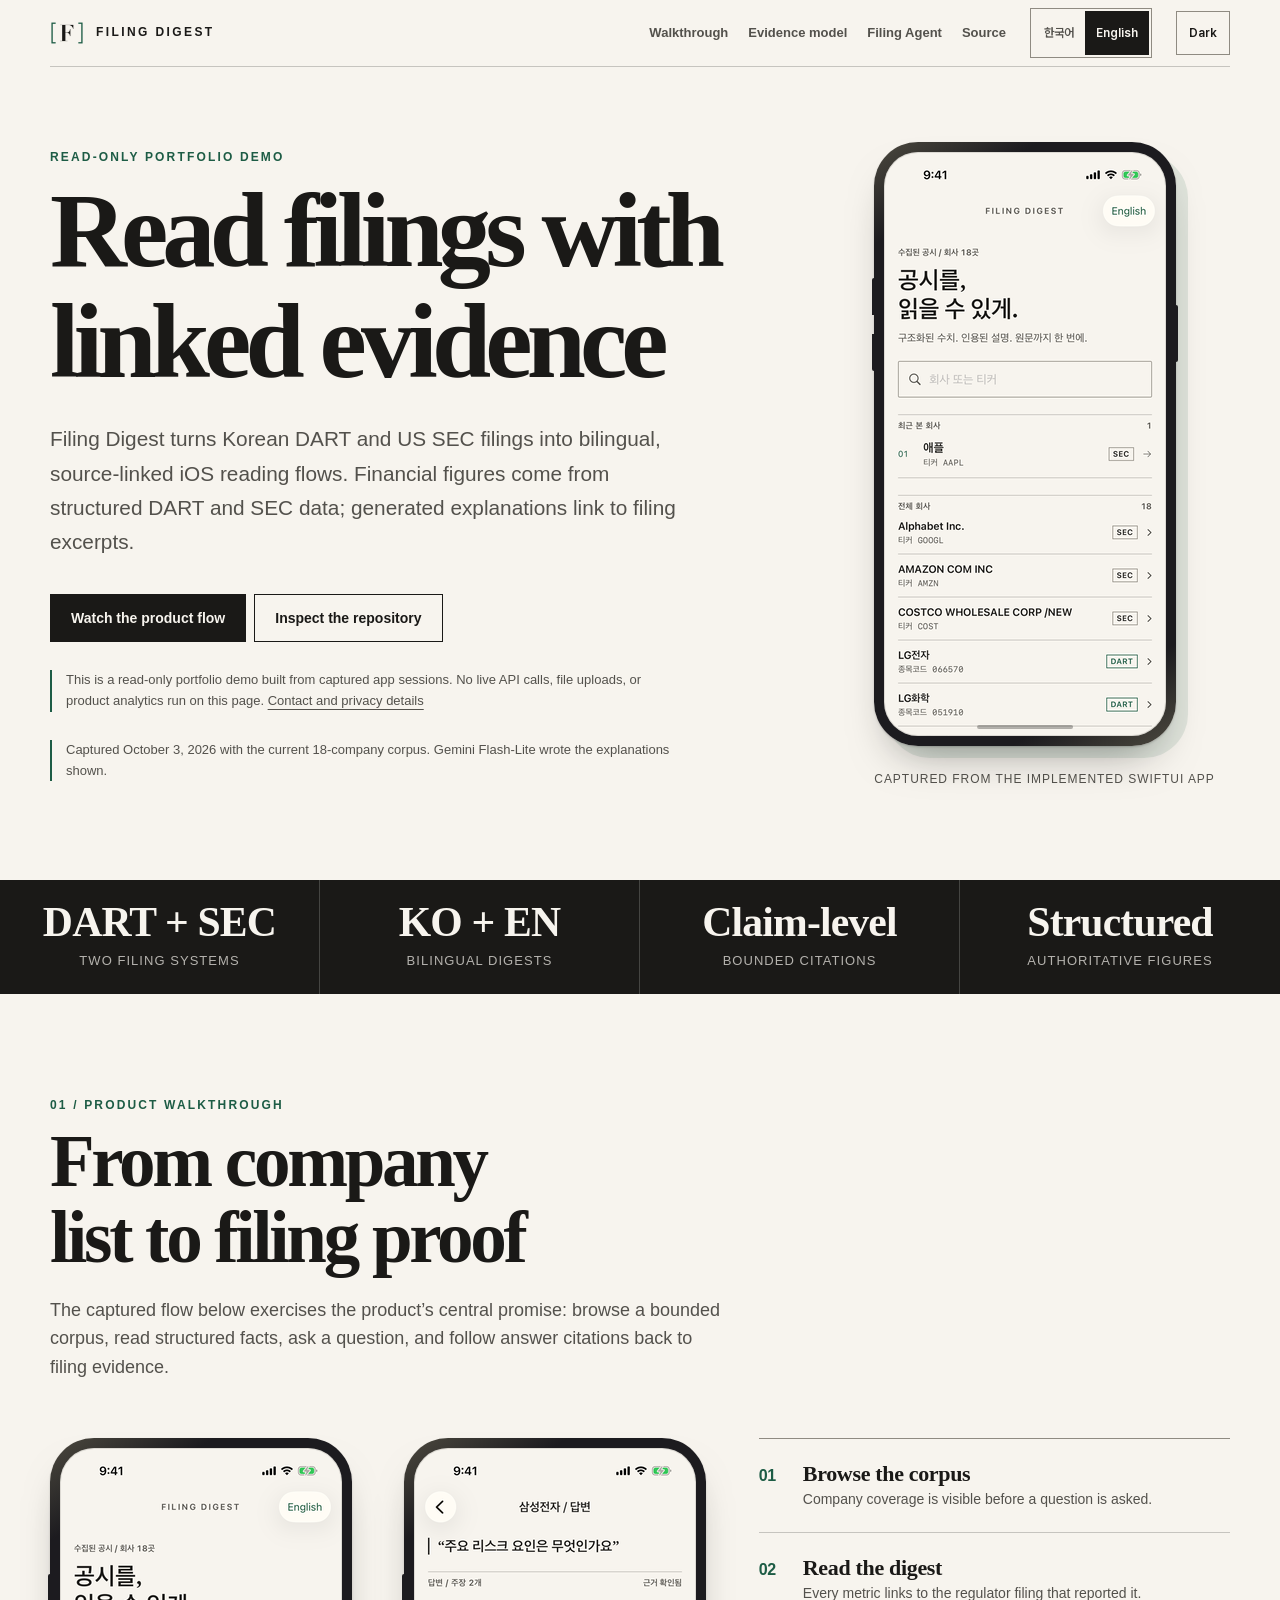
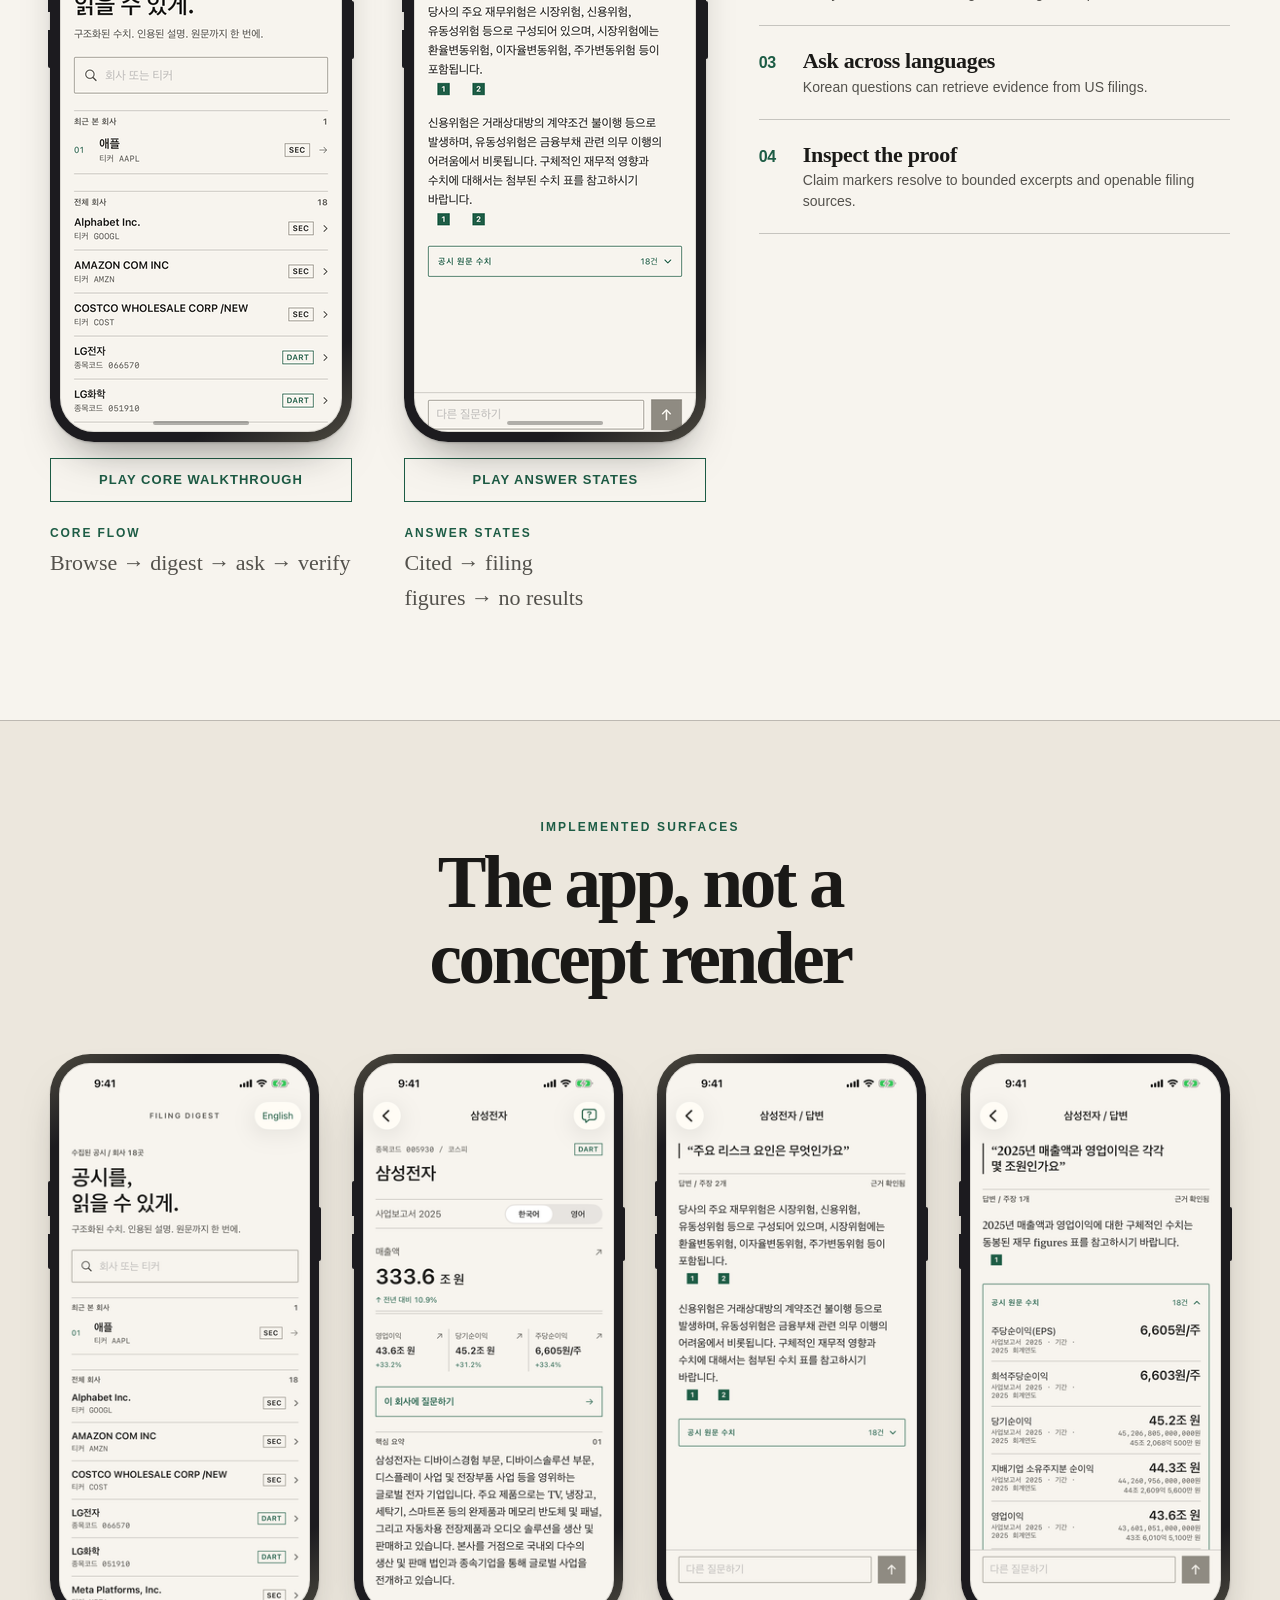
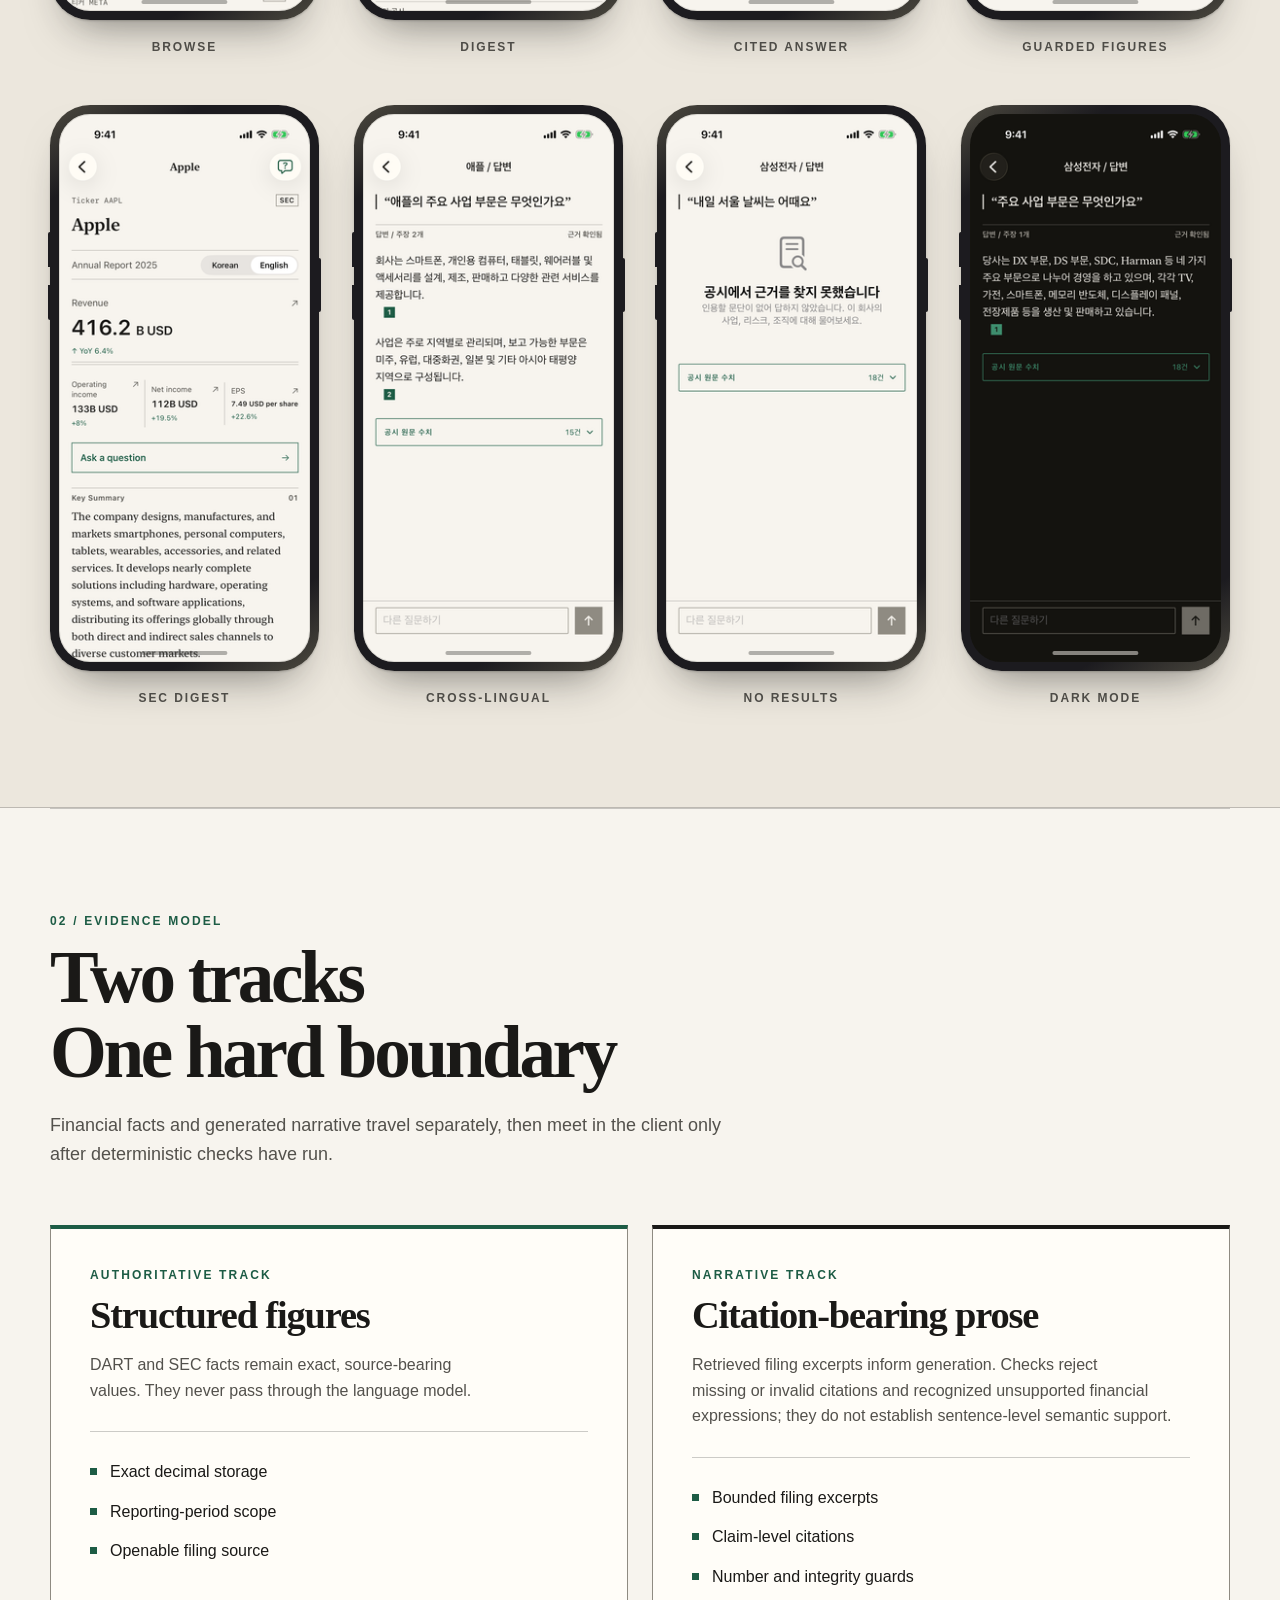
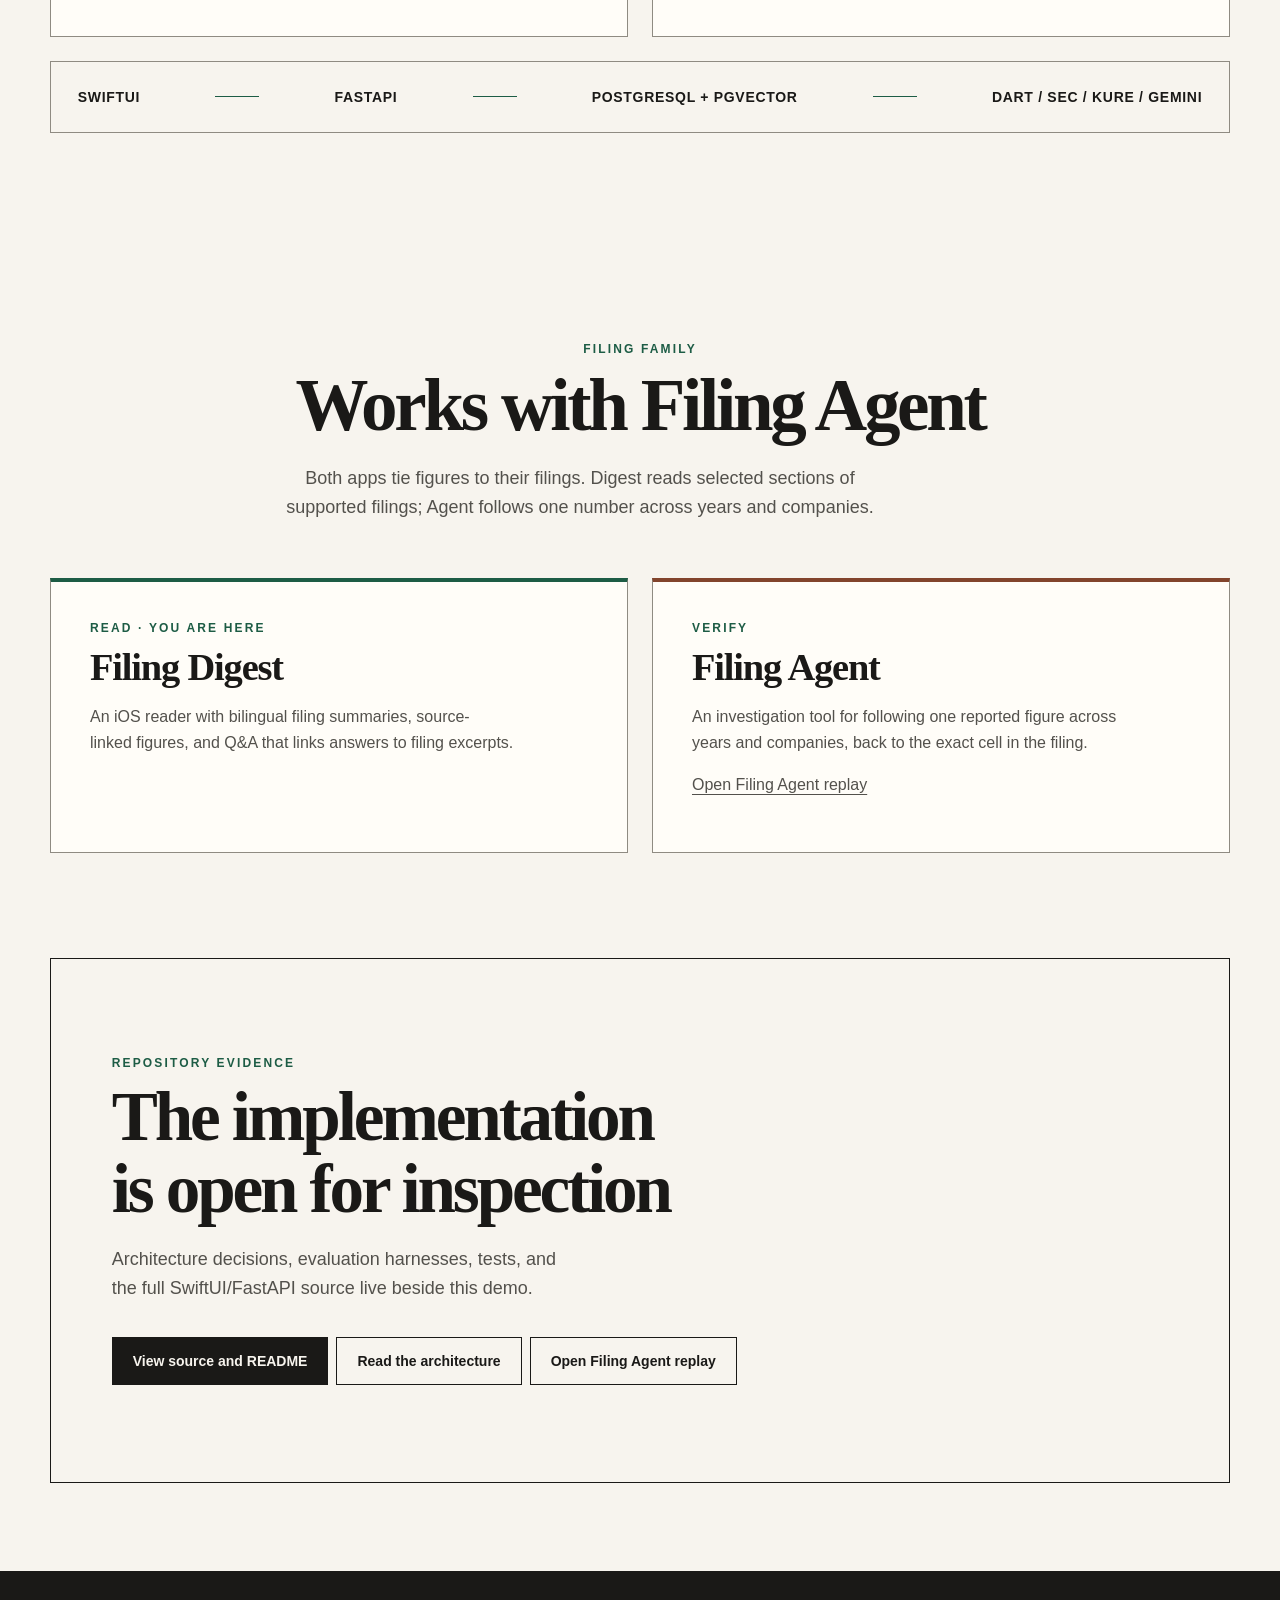
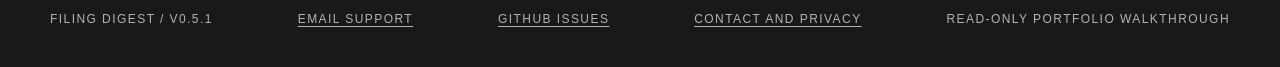
<file: docs/index.html>
<!doctype html>
<html lang="en">
<head>
  <meta charset="utf-8">
  <meta name="viewport" content="width=device-width, initial-scale=1">
  <link rel="icon" href="favicon.png">
  <meta name="description" content="A read-only product walkthrough of Filing Digest, a citation-grounded iOS reader for DART and SEC filings.">
  <meta name="theme-color" content="#f7f4ee">
  <meta property="og:title" content="Filing Digest · Source-linked summaries and Q&amp;A">
  <meta property="og:description" content="A read-only portfolio demo of the Filing Digest iOS app and its evidence-first architecture.">
  <meta property="og:image" content="https://mhju0.github.io/filing-digest/social-preview.png">
  <title>Filing Digest · Portfolio Demo</title>
  <link rel="stylesheet" href="styles.css">
  <link rel="stylesheet" href="typography.css">
  <script src="walkthrough.js" type="module"></script>
</head>
<body>
  <a class="skip-link" href="#main-content">Skip to product demo</a>

  <header class="site-header">
    <a class="brand" href="#top" aria-label="Filing Digest home">
      <img src="design/logos/mark_light.png" width="488" height="346" alt="" aria-hidden="true">
      <span>FILING DIGEST</span>
    </a>
    <nav aria-label="Primary navigation">
      <a href="#walkthrough">Walkthrough</a>
      <a href="#evidence">Evidence model</a>
      <a href="https://filing-agent.vercel.app">Filing Agent</a>
      <a href="https://github.com/mhju0/filing-digest">Source</a>
    </nav>
  </header>

  <main id="main-content">
    <section class="hero" id="top" aria-labelledby="hero-title">
      <div class="hero-copy">
        <p class="eyebrow">READ-ONLY PORTFOLIO DEMO</p>
        <h1 id="hero-title">Read filings with linked evidence</h1>
        <p class="lede">
          Filing Digest turns Korean DART and US SEC filings into bilingual,
          source-linked iOS reading flows. Financial figures come from structured
          DART and SEC data; generated explanations link to filing excerpts.
        </p>
        <div class="hero-actions">
          <a class="button button-primary" href="#walkthrough">Watch the product flow</a>
          <a class="button button-secondary" href="https://github.com/mhju0/filing-digest">Inspect the repository</a>
        </div>
        <p class="demo-disclosure">
          This is a read-only portfolio demo built from captured app sessions.
          No live API calls, file uploads, or product analytics run on this page.
          <a href="contact.html">Contact and privacy details</a>
        </p>
        <p class="demo-disclosure capture-scope">
          Captured October 3, 2026 with the current 18-company corpus.
          Gemini Flash-Lite wrote the explanations shown.
        </p>
      </div>

      <figure class="hero-device">
        <div class="device-frame">
          <div class="device-screen">
            <img
              src="screenshots/walkthrough_poster.png"
              width="282"
              height="584"
              alt="Recorded Filing Digest flow: browse companies, filter, open a digest, ask a question, read a cited answer, and open its filing evidence"
            >
          </div>
        </div>
        <figcaption>Captured from the implemented SwiftUI app</figcaption>
      </figure>
    </section>

    <section class="facts" id="scope" aria-label="Product scope">
      <div><strong>DART + SEC</strong><span>Two filing systems</span></div>
      <div><strong>KO + EN</strong><span>Bilingual digests</span></div>
      <div><strong>Claim-level</strong><span>Bounded citations</span></div>
      <div><strong>Structured</strong><span>Authoritative figures</span></div>
    </section>

    <section class="section" id="walkthrough" aria-labelledby="walkthrough-title">
      <div class="section-heading">
        <p class="eyebrow">01 / PRODUCT WALKTHROUGH</p>
        <h2 id="walkthrough-title">From company list to filing proof</h2>
        <p>
          The captured flow below exercises the product’s central promise:
          browse a bounded corpus, read structured facts, ask a question, and
          follow answer citations back to filing evidence.
        </p>
      </div>

      <div class="walkthrough-grid">
        <figure class="demo-card">
          <div class="device-frame">
            <div class="device-screen">
              <img
                src="screenshots/walkthrough_poster.png"
                width="282"
                height="584"
                loading="lazy"
                alt="Recorded core product walkthrough from company browsing through a cited answer and its filing evidence"
              >
            </div>
          </div>
          <button
            class="motion-control"
            type="button"
            data-demo-image
            data-animated-src="screenshots/walkthrough.gif"
            data-static-src="screenshots/walkthrough_poster.png"
            aria-pressed="false"
          >Play core walkthrough</button>
          <figcaption>
            <span>CORE FLOW</span>
            Browse → digest → ask → verify
          </figcaption>
        </figure>

        <figure class="demo-card">
          <div class="device-frame">
            <div class="device-screen">
              <img
                src="screenshots/answer_states_poster.png"
                width="282"
                height="584"
                loading="lazy"
                alt="Recorded answer states showing cited narrative, guarded figures, and no-results handling"
              >
            </div>
          </div>
          <button
            class="motion-control"
            type="button"
            data-demo-image
            data-animated-src="screenshots/answer_states.gif"
            data-static-src="screenshots/answer_states_poster.png"
            aria-pressed="false"
          >Play answer states</button>
          <figcaption>
            <span>ANSWER STATES</span>
            Cited → filing figures → no results
          </figcaption>
        </figure>

        <ol class="flow-notes">
          <li>
            <span>01</span>
            <div><strong>Browse the corpus</strong><p>Company coverage is visible before a question is asked.</p></div>
          </li>
          <li>
            <span>02</span>
            <div><strong>Read the digest</strong><p>Every metric links to the regulator filing that reported it.</p></div>
          </li>
          <li>
            <span>03</span>
            <div><strong>Ask across languages</strong><p>Korean questions can retrieve evidence from US filings.</p></div>
          </li>
          <li>
            <span>04</span>
            <div><strong>Inspect the proof</strong><p>Claim markers resolve to bounded excerpts and openable filing sources.</p></div>
          </li>
        </ol>
      </div>
    </section>

    <section class="screens" id="screens" aria-labelledby="screens-title">
      <div class="screens-inner">
        <div class="section-heading compact">
          <p class="eyebrow">IMPLEMENTED SURFACES</p>
          <h2 id="screens-title">The app, not a concept render</h2>
        </div>
        <div class="screen-grid">
          <figure class="screen-card">
            <div class="device-frame">
              <div class="device-screen">
                <img
                  src="screenshots/screens/browse.png"
                  width="258"
                  height="564"
                  loading="lazy"
                  alt="Browse screen listing covered DART and SEC companies with filing-source badges"
                >
              </div>
            </div>
            <figcaption>Browse</figcaption>
          </figure>

          <figure class="screen-card">
            <div class="device-frame">
              <div class="device-screen">
                <img
                  src="screenshots/screens/digest.png"
                  width="258"
                  height="564"
                  loading="lazy"
                  alt="Digest screen for Samsung Electronics showing structured revenue and profit figures"
                >
              </div>
            </div>
            <figcaption>Digest</figcaption>
          </figure>

          <figure class="screen-card">
            <div class="device-frame">
              <div class="device-screen">
                <img
                  src="screenshots/screens/cited_answer.png"
                  width="258"
                  height="564"
                  loading="lazy"
                  alt="Korean risk-factor answer with numbered claim markers pointing at filing evidence"
                >
              </div>
            </div>
            <figcaption>Cited answer</figcaption>
          </figure>

          <figure class="screen-card">
            <div class="device-frame">
              <div class="device-screen">
                <img
                  src="screenshots/screens/guarded_figures.png"
                  width="258"
                  height="564"
                  loading="lazy"
                  alt="Authoritative filing values listed separately from generated prose"
                >
              </div>
            </div>
            <figcaption>Guarded figures</figcaption>
          </figure>

          <figure class="screen-card">
            <div class="device-frame">
              <div class="device-screen">
                <img
                  src="screenshots/screens/sec_digest.png"
                  width="258"
                  height="564"
                  loading="lazy"
                  alt="SEC digest screen for Apple Inc. with US-dollar figures"
                >
              </div>
            </div>
            <figcaption>SEC digest</figcaption>
          </figure>

          <figure class="screen-card">
            <div class="device-frame">
              <div class="device-screen">
                <img
                  src="screenshots/screens/cross_lingual.png"
                  width="258"
                  height="564"
                  loading="lazy"
                  alt="Korean question answered from an English 10-K with claim-level citations"
                >
              </div>
            </div>
            <figcaption>Cross-lingual</figcaption>
          </figure>

          <figure class="screen-card">
            <div class="device-frame">
              <div class="device-screen">
                <img
                  src="screenshots/screens/no_results.png"
                  width="258"
                  height="564"
                  loading="lazy"
                  alt="Fail-closed state shown when no filing evidence supports the question"
                >
              </div>
            </div>
            <figcaption>No results</figcaption>
          </figure>

          <figure class="screen-card">
            <div class="device-frame">
              <div class="device-screen device-screen-dark">
                <img
                  src="screenshots/screens/dark_mode.png"
                  width="258"
                  height="564"
                  loading="lazy"
                  alt="Dark mode cited answer screen"
                >
              </div>
            </div>
            <figcaption>Dark mode</figcaption>
          </figure>
        </div>
      </div>
    </section>

    <section class="section evidence" id="evidence" aria-labelledby="evidence-title">
      <div class="section-heading">
        <p class="eyebrow">02 / EVIDENCE MODEL</p>
        <h2 id="evidence-title">Two tracks<br>One hard boundary</h2>
        <p>
          Financial facts and generated narrative travel separately, then meet
          in the client only after deterministic checks have run.
        </p>
      </div>

      <div class="track-grid">
        <article>
          <p class="track-label">AUTHORITATIVE TRACK</p>
          <h3>Structured figures</h3>
          <p>DART and SEC facts remain exact, source-bearing values. They never pass through the language model.</p>
          <ul>
            <li>Exact decimal storage</li>
            <li>Reporting-period scope</li>
            <li>Openable filing source</li>
          </ul>
        </article>
        <article>
          <p class="track-label">NARRATIVE TRACK</p>
          <h3>Citation-bearing prose</h3>
          <p>Retrieved filing excerpts inform generation. Checks reject missing or invalid citations and recognized unsupported financial expressions; they do not establish sentence-level semantic support.</p>
          <ul>
            <li>Bounded filing excerpts</li>
            <li>Claim-level citations</li>
            <li>Number and integrity guards</li>
          </ul>
        </article>
      </div>

      <div class="architecture" aria-label="System architecture">
        <span>SwiftUI</span><i aria-hidden="true"></i>
        <span>FastAPI</span><i aria-hidden="true"></i>
        <span>PostgreSQL + pgvector</span><i aria-hidden="true"></i>
        <span>DART / SEC / KURE / Gemini</span>
      </div>
    </section>

    <section class="section family" id="family" aria-labelledby="family-title">
      <div class="section-heading compact">
        <p class="eyebrow">FILING FAMILY</p>
        <h2 id="family-title">Works with Filing Agent</h2>
        <p>Both apps tie figures to their filings. Digest reads selected sections of supported filings; Agent follows one number across years and companies.</p>
      </div>
      <div class="track-grid">
        <article>
          <p class="track-label">READ · YOU ARE HERE</p>
          <h3>Filing Digest</h3>
          <p>An iOS reader with bilingual filing summaries, source-linked figures, and Q&amp;A that links answers to filing excerpts.</p>
        </article>
        <article>
          <p class="track-label">VERIFY</p>
          <h3>Filing Agent</h3>
          <p>An investigation tool for following one reported figure across years and companies, back to the exact cell in the filing.</p>
          <p><a href="https://filing-agent.vercel.app">Open Filing Agent replay</a></p>
        </article>
      </div>
    </section>

    <section class="closing" id="implementation" aria-labelledby="closing-title">
      <p class="eyebrow">REPOSITORY EVIDENCE</p>
      <h2 id="closing-title">The implementation is open for inspection</h2>
      <p>Architecture decisions, evaluation harnesses, tests, and the full SwiftUI/FastAPI source live beside this demo.</p>
      <div class="hero-actions">
        <a class="button button-primary" href="https://github.com/mhju0/filing-digest">View source and README</a>
        <a class="button button-secondary" href="https://github.com/mhju0/filing-digest/blob/main/docs/ARCHITECTURE.md">Read the architecture</a>
        <a class="button button-secondary" href="https://filing-agent.vercel.app">Open Filing Agent replay</a>
      </div>
    </section>

  </main>

  <footer>
    <span>FILING DIGEST / v0.5.1</span>
    <a href="mailto:mj.apps.support@gmail.com">Email support</a>
    <a href="https://github.com/mhju0/filing-digest/issues">GitHub Issues</a>
    <a id="contact" href="contact.html">Contact and privacy</a>
    <span>Read-only portfolio walkthrough</span>
  </footer>
</body>
</html>
</file>
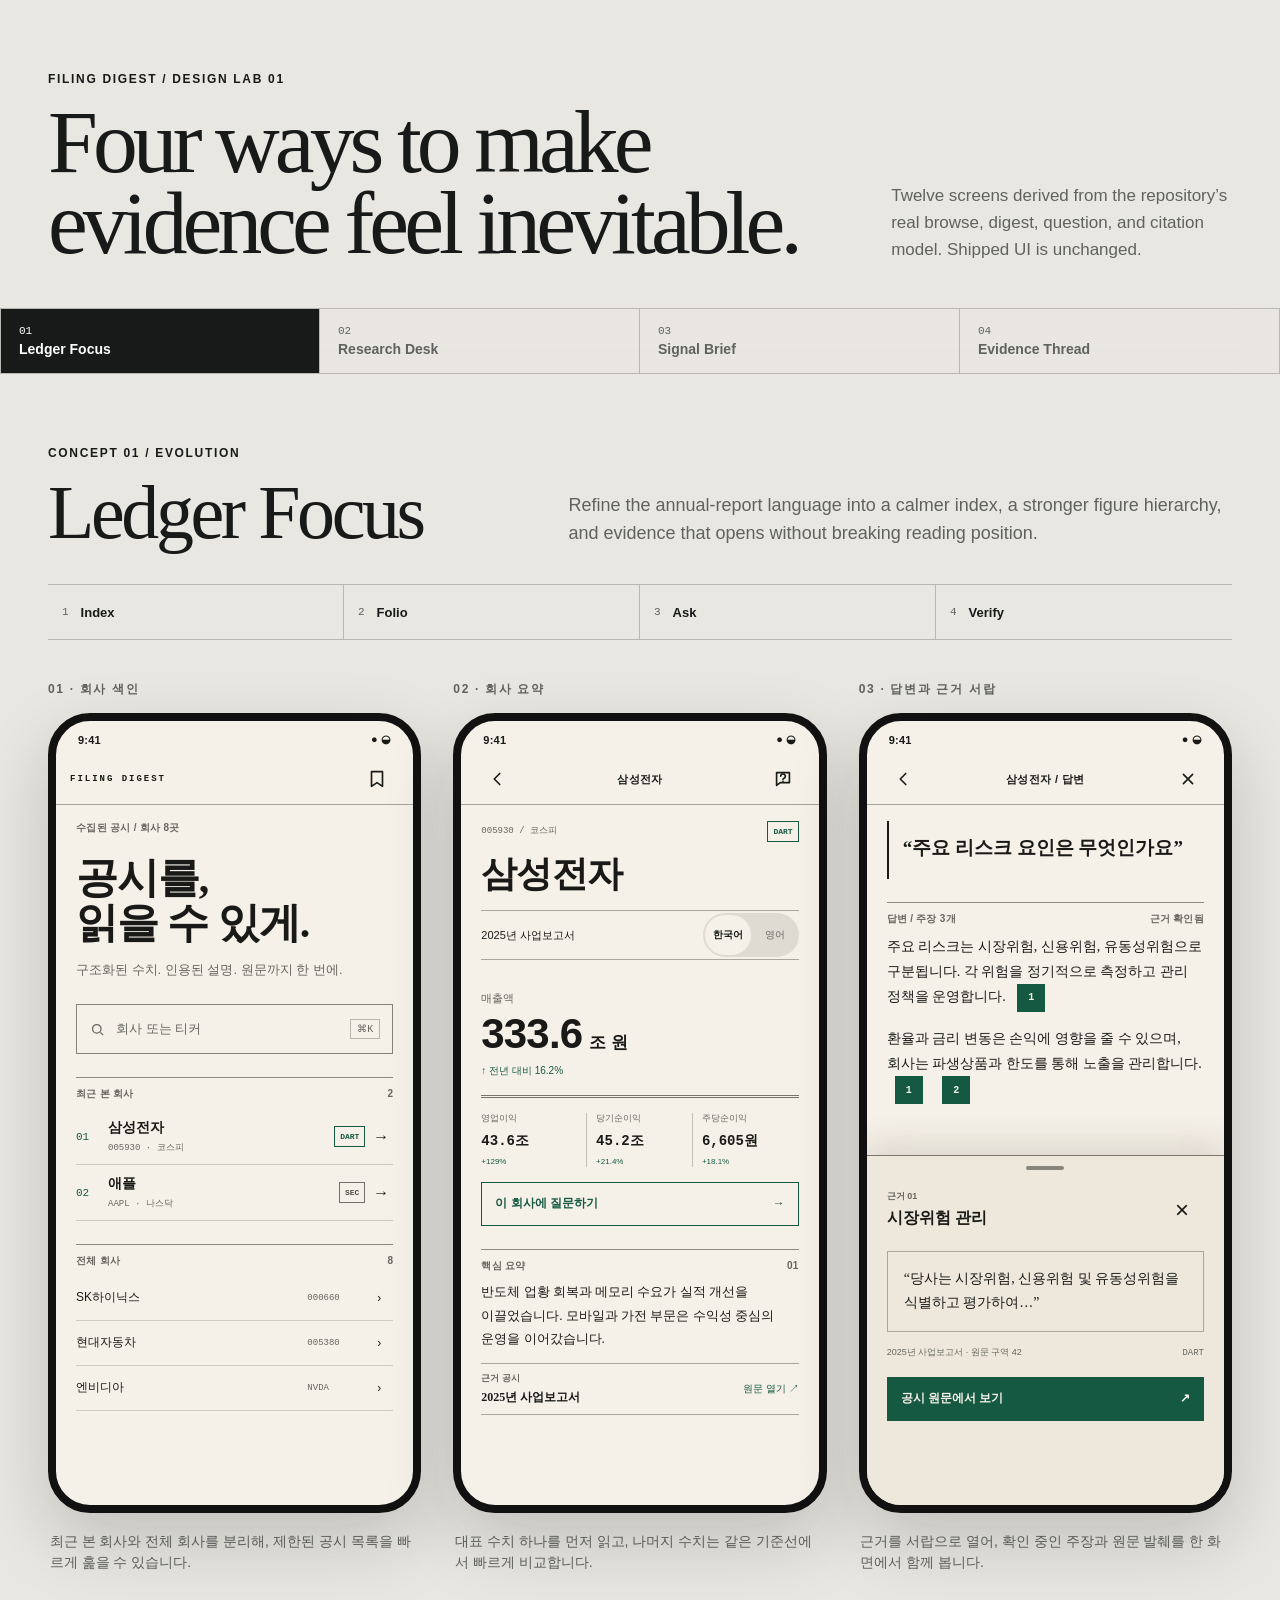
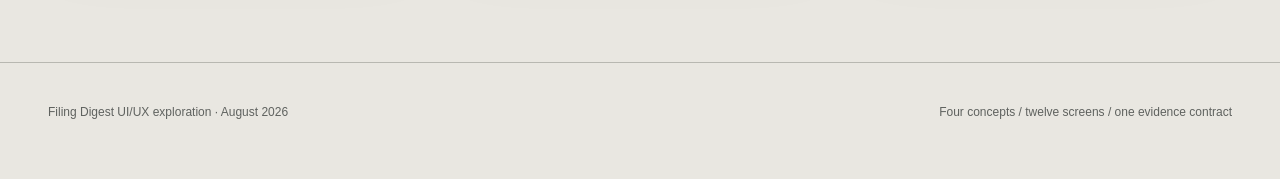
<file: docs/design/explorations/index.html>
<!doctype html>
<html lang="en">
<head>
  <meta charset="utf-8">
  <meta name="viewport" content="width=device-width, initial-scale=1">
  <meta name="description" content="Four UI and UX directions for the Filing Digest iOS app">
  <title>Filing Digest · UI/UX Design Lab</title>
  <link rel="stylesheet" href="styles.css">
</head>
<body>
  <a class="skip-link" href="#concept-stage">Skip to mock designs</a>
  <header class="lab-header">
    <div>
      <p class="eyebrow">Filing Digest / Design Lab 01</p>
      <h1>Four ways to make<br>evidence feel inevitable.</h1>
    </div>
    <p class="lab-intro">Twelve screens derived from the repository’s real browse, digest, question, and citation model. Shipped UI is unchanged.</p>
  </header>

  <nav class="concept-tabs" aria-label="Design concepts">
    <div class="tab-list" role="tablist" aria-label="Select a concept">
      <button id="tab-ledger" class="concept-tab is-active" role="tab" aria-selected="true" aria-controls="concept-ledger" data-concept="ledger">
        <span>01</span> Ledger Focus
      </button>
      <button id="tab-desk" class="concept-tab" role="tab" aria-selected="false" aria-controls="concept-desk" data-concept="desk" tabindex="-1">
        <span>02</span> Research Desk
      </button>
      <button id="tab-signal" class="concept-tab" role="tab" aria-selected="false" aria-controls="concept-signal" data-concept="signal" tabindex="-1">
        <span>03</span> Signal Brief
      </button>
      <button id="tab-thread" class="concept-tab" role="tab" aria-selected="false" aria-controls="concept-thread" data-concept="thread" tabindex="-1">
        <span>04</span> Evidence Thread
      </button>
    </div>
  </nav>

  <main id="concept-stage" tabindex="-1">
    <section id="concept-ledger" class="concept concept-ledger is-active" role="tabpanel" aria-labelledby="tab-ledger" data-panel="ledger">
      <div class="concept-heading">
        <div>
          <p class="concept-number">Concept 01 / Evolution</p>
          <h2>Ledger Focus</h2>
        </div>
        <p>Refine the annual-report language into a calmer index, a stronger figure hierarchy, and evidence that opens without breaking reading position.</p>
      </div>
      <ol class="flow-rail" aria-label="Ledger Focus flow">
        <li><span>1</span> Index</li><li><span>2</span> Folio</li><li><span>3</span> Ask</li><li><span>4</span> Verify</li>
      </ol>
      <div class="screen-grid">
        <article class="screen-card">
          <p class="screen-label">01 · 회사 색인</p>
          <div class="phone ledger-phone">
            <div class="status"><span>9:41</span><span>● ◒</span></div>
            <div class="appbar"><span class="mini-wordmark">FILING DIGEST</span><button class="icon-button" aria-label="저장한 회사 열기"><svg viewBox="0 0 24 24" aria-hidden="true"><path d="M6 4h12v16l-6-4-6 4z"/></svg></button></div>
            <div class="phone-body">
              <p class="folio-id">수집된 공시 / 회사 8곳</p>
              <h3>공시를,<br>읽을 수 있게.</h3>
              <p class="lede">구조화된 수치. 인용된 설명. 원문까지 한 번에.</p>
              <label class="search-box"><svg viewBox="0 0 24 24" aria-hidden="true"><circle cx="11" cy="11" r="6"/><path d="m16 16 4 4"/></svg><span>회사 또는 티커</span><kbd>⌘K</kbd></label>
              <div class="section-rule"><span>최근 본 회사</span><span>2</span></div>
              <button class="index-feature">
                <span class="index-rank">01</span><span><strong>삼성전자</strong><small>005930 · 코스피</small></span><span class="source-tag">DART</span><span>→</span>
              </button>
              <button class="index-feature">
                <span class="index-rank">02</span><span><strong>애플</strong><small>AAPL · 나스닥</small></span><span class="source-tag neutral">SEC</span><span>→</span>
              </button>
              <div class="section-rule"><span>전체 회사</span><span>8</span></div>
              <div class="compact-index"><span>SK하이닉스</span><span>000660</span><span>›</span></div>
              <div class="compact-index"><span>현대자동차</span><span>005380</span><span>›</span></div>
              <div class="compact-index"><span>엔비디아</span><span>NVDA</span><span>›</span></div>
            </div>
          </div>
          <p class="screen-note">최근 본 회사와 전체 회사를 분리해, 제한된 공시 목록을 빠르게 훑을 수 있습니다.</p>
        </article>

        <article class="screen-card">
          <p class="screen-label">02 · 회사 요약</p>
          <div class="phone ledger-phone">
            <div class="status"><span>9:41</span><span>● ◒</span></div>
            <div class="appbar"><button class="icon-button" aria-label="뒤로 가기"><svg viewBox="0 0 24 24" aria-hidden="true"><path d="m15 18-6-6 6-6"/></svg></button><span class="mini-wordmark localized">삼성전자</span><button class="icon-button" aria-label="이 회사에 질문하기"><svg viewBox="0 0 24 24" aria-hidden="true"><path d="M5 5h14v11H9l-4 3z"/><path d="M9.5 9a2.5 2.5 0 1 1 3.3 2.4c-.8.3-.8 1.1-.8 1.1M12 14.5v.2"/></svg></button></div>
            <div class="phone-body">
              <div class="company-kicker"><span>005930 / 코스피</span><span class="source-tag">DART</span></div>
              <h3>삼성전자</h3>
              <div class="period-row"><span>2025년 사업보고서</span><button class="language-switch" aria-label="표시 언어 변경"><span aria-current="true">한국어</span><span>영어</span></button></div>
              <div class="hero-metric">
                <span>매출액</span><strong>333.6<span>조 원</span></strong><small class="positive">↑ 전년 대비 16.2%</small>
              </div>
              <div class="metric-strip">
                <div><small>영업이익</small><strong>43.6조</strong><span>+129%</span></div>
                <div><small>당기순이익</small><strong>45.2조</strong><span>+21.4%</span></div>
                <div><small>주당순이익</small><strong>6,605원</strong><span>+18.1%</span></div>
              </div>
              <button class="primary-line">이 회사에 질문하기 <span>→</span></button>
              <div class="section-rule"><span>핵심 요약</span><span>01</span></div>
              <p class="body-copy">반도체 업황 회복과 메모리 수요가 실적 개선을 이끌었습니다. 모바일과 가전 부문은 수익성 중심의 운영을 이어갔습니다.</p>
              <button class="source-line"><span><small>근거 공시</small><strong>2025년 사업보고서</strong></span><span>원문 열기 ↗</span></button>
            </div>
          </div>
          <p class="screen-note">대표 수치 하나를 먼저 읽고, 나머지 수치는 같은 기준선에서 빠르게 비교합니다.</p>
        </article>

        <article class="screen-card">
          <p class="screen-label">03 · 답변과 근거 서랍</p>
          <div class="phone ledger-phone">
            <div class="status"><span>9:41</span><span>● ◒</span></div>
            <div class="appbar"><button class="icon-button" aria-label="뒤로 가기"><svg viewBox="0 0 24 24" aria-hidden="true"><path d="m15 18-6-6 6-6"/></svg></button><span class="mini-wordmark localized">삼성전자 / 답변</span><button class="icon-button" aria-label="답변 닫기"><svg viewBox="0 0 24 24" aria-hidden="true"><path d="m7 7 10 10M17 7 7 17"/></svg></button></div>
            <div class="phone-body answer-body">
              <p class="question-line">“주요 리스크 요인은 무엇인가요”</p>
              <div class="section-rule"><span>답변 / 주장 3개</span><span>근거 확인됨</span></div>
              <p class="answer-copy">주요 리스크는 시장위험, 신용위험, 유동성위험으로 구분됩니다. 각 위험을 정기적으로 측정하고 관리 정책을 운영합니다. <button class="cite-square" aria-label="근거 1 열기">1</button></p>
              <p class="answer-copy">환율과 금리 변동은 손익에 영향을 줄 수 있으며, 회사는 파생상품과 한도를 통해 노출을 관리합니다. <button class="cite-square" aria-label="근거 1 열기">1</button> <button class="cite-square" aria-label="근거 2 열기">2</button></p>
              <div class="evidence-drawer">
                <div class="drawer-handle"></div>
                <div class="drawer-title"><span><small>근거 01</small><strong>시장위험 관리</strong></span><button aria-label="근거 닫기">×</button></div>
                <blockquote>“당사는 시장위험, 신용위험 및 유동성위험을 식별하고 평가하여…”</blockquote>
                <div class="source-meta"><span>2025년 사업보고서 · 원문 구역 42</span><span>DART</span></div>
                <button class="primary-fill">공시 원문에서 보기 <span>↗</span></button>
              </div>
            </div>
          </div>
          <p class="screen-note">근거를 서랍으로 열어, 확인 중인 주장과 원문 발췌를 한 화면에서 함께 봅니다.</p>
        </article>
      </div>
    </section>

    <section id="concept-desk" class="concept concept-desk" role="tabpanel" aria-labelledby="tab-desk" data-panel="desk" hidden>
      <div class="concept-heading">
        <div><p class="concept-number">Concept 02 / Workspace</p><h2>Research Desk</h2></div>
        <p>A high-density analyst surface: command-driven discovery, compact figures, and a persistent source inspector that turns verification into the default state.</p>
      </div>
      <ol class="flow-rail" aria-label="Research Desk flow"><li><span>1</span> Command</li><li><span>2</span> Workspace</li><li><span>3</span> Select</li><li><span>4</span> Inspect</li></ol>
      <div class="screen-grid">
        <article class="screen-card">
          <p class="screen-label">01 · Command home</p>
          <div class="phone desk-phone">
            <div class="status"><span>9:41</span><span>● ◒</span></div>
            <div class="desk-top"><span class="desk-mark">FD<span>]</span></span><button class="icon-button" aria-label="Open settings"><svg viewBox="0 0 24 24" aria-hidden="true"><circle cx="12" cy="12" r="3"/><path d="M12 3v3m0 12v3M3 12h3m12 0h3M5.6 5.6l2.1 2.1m8.6 8.6 2.1 2.1m0-12.8-2.1 2.1M7.7 16.3l-2.1 2.1"/></svg></button></div>
            <div class="phone-body">
              <p class="desk-overline">RESEARCH CONSOLE</p>
              <h3>What are you<br>checking today?</h3>
              <label class="command-box"><svg viewBox="0 0 24 24" aria-hidden="true"><circle cx="11" cy="11" r="6"/><path d="m16 16 4 4"/></svg><span>Company, ticker, or question</span></label>
              <div class="quick-commands"><button>⌘ Company</button><button>↗ Filing</button><button>? Ask</button></div>
              <div class="desk-section"><span>RECENT WORKSPACES</span><span>UPDATED</span></div>
              <button class="workspace-row"><span class="desk-source dart">DA</span><span><strong>삼성전자</strong><small>FY2025 annual filing</small></span><span><b>3</b><small>sources</small></span><span>›</span></button>
              <button class="workspace-row"><span class="desk-source sec">SE</span><span><strong>Apple Inc.</strong><small>FY2025 10-K</small></span><span><b>2</b><small>sources</small></span><span>›</span></button>
              <div class="desk-section"><span>INDEX STATUS</span><span>8 / 8 READY</span></div>
              <div class="status-grid"><div><span>4</span><small>DART</small></div><div><span>4</span><small>SEC</small></div><div><span>100%</span><small>INDEXED</small></div></div>
            </div>
            <nav class="desk-tabs" aria-label="Research Desk primary"><button class="active"><svg viewBox="0 0 24 24" aria-hidden="true"><circle cx="11" cy="11" r="6"/><path d="m16 16 4 4"/></svg><span>Command</span></button><button><svg viewBox="0 0 24 24" aria-hidden="true"><rect x="4" y="4" width="16" height="16" rx="1"/><path d="M8 8h8M8 12h8M8 16h5"/></svg><span>Workspaces</span></button><button><svg viewBox="0 0 24 24" aria-hidden="true"><path d="M6 4h12v16l-6-4-6 4z"/></svg><span>Sources</span></button></nav>
          </div>
          <p class="screen-note">The start screen behaves like a research command palette, with corpus readiness shown as product trust metadata.</p>
        </article>

        <article class="screen-card">
          <p class="screen-label">02 · Dense brief workspace</p>
          <div class="phone desk-phone">
            <div class="status"><span>9:41</span><span>● ◒</span></div>
            <div class="desk-top"><button class="icon-button" aria-label="Back"><svg viewBox="0 0 24 24" aria-hidden="true"><path d="m15 18-6-6 6-6"/></svg></button><span class="desk-title">SAMSUNG ELECTRONICS</span><button class="icon-button" aria-label="More options"><svg viewBox="0 0 24 24" aria-hidden="true"><circle cx="5" cy="12" r="1"/><circle cx="12" cy="12" r="1"/><circle cx="19" cy="12" r="1"/></svg></button></div>
            <div class="phone-body desk-brief">
              <div class="desk-company"><span><small>005930 · KOSPI</small><strong>삼성전자</strong></span><span class="desk-pill">DART / FY25</span></div>
              <div class="seg-tabs"><button class="active">Brief</button><button>Ask</button><button>Sources <b>1</b></button></div>
              <div class="ticker-grid"><div><small>REVENUE</small><strong>333.6조</strong><span class="up">▲ 16.2%</span></div><div><small>OP. INCOME</small><strong>43.6조</strong><span class="up">▲ 129%</span></div><div><small>NET INCOME</small><strong>45.2조</strong><span class="up">▲ 21.4%</span></div><div><small>EPS</small><strong>6,605</strong><span class="up">▲ 18.1%</span></div></div>
              <div class="desk-section"><span>NARRATIVE BRIEF</span><span>KO / EN</span></div>
              <p class="desk-copy">반도체 업황 회복과 고부가 메모리 수요가 실적 개선을 이끌었습니다. 회사는 수익성 중심의 제품 믹스를 강화하고 있습니다.</p>
              <div class="desk-section"><span>FIGURE LEDGER</span><span>4 ROWS</span></div>
              <div class="data-table"><div class="thead"><span>METRIC</span><span>FY25</span><span>YoY</span></div><button><span>매출액</span><b>333.6조</b><i>+16.2%</i></button><button><span>영업이익</span><b>43.6조</b><i>+129%</i></button><button><span>당기순이익</span><b>45.2조</b><i>+21.4%</i></button></div>
              <button class="desk-cta">ASK THIS FILING <span>→</span></button>
            </div>
            <nav class="desk-tabs" aria-label="Workspace sections"><button class="active"><svg viewBox="0 0 24 24" aria-hidden="true"><rect x="4" y="4" width="16" height="16" rx="1"/><path d="M9 4v16M9 10h11"/></svg><span>Brief</span></button><button><svg viewBox="0 0 24 24" aria-hidden="true"><path d="M5 5h14v11H9l-4 3z"/><path d="M10 9a2 2 0 1 1 2.7 1.9c-.7.3-.7 1.1-.7 1.1M12 14h.01"/></svg><span>Ask</span></button><button><svg viewBox="0 0 24 24" aria-hidden="true"><path d="M6 4h12v16l-6-4-6 4z"/></svg><span>Sources</span></button></nav>
          </div>
          <p class="screen-note">Tabs become columns on iPad; the figure ledger and narrative remain independently scannable.</p>
        </article>

        <article class="screen-card">
          <p class="screen-label">03 · Answer + inspector</p>
          <div class="phone desk-phone">
            <div class="status"><span>9:41</span><span>● ◒</span></div>
            <div class="desk-top"><button class="icon-button" aria-label="Back"><svg viewBox="0 0 24 24" aria-hidden="true"><path d="m15 18-6-6 6-6"/></svg></button><span class="desk-title">ANSWER / 003</span><button class="icon-button" aria-label="Export answer"><svg viewBox="0 0 24 24" aria-hidden="true"><path d="M12 16V4m0 0L8 8m4-4 4 4M5 13v7h14v-7"/></svg></button></div>
            <div class="phone-body desk-answer">
              <div class="desk-query"><small>QUERY</small><p>주요 리스크 요인은 무엇인가요</p><span>3 claims · 2 evidence excerpts</span></div>
              <div class="claim active"><div><span>CLAIM 01</span><button aria-label="Open evidence 1">E1 ↗</button></div><p>시장위험, 신용위험, 유동성위험을 주요 재무 위험으로 관리합니다.</p></div>
              <div class="claim"><div><span>CLAIM 02</span><button aria-label="Open evidence 2">E2 ↗</button></div><p>환율과 금리 변동 노출을 한도와 파생상품으로 관리합니다.</p></div>
              <aside class="inspector">
                <div class="inspector-head"><span><small>ACTIVE EVIDENCE</small><strong>E1 · 시장위험 관리</strong></span><span class="desk-pill">DART</span></div>
                <blockquote>당사는 시장위험, 신용위험 및 유동성위험을 식별하고 평가하여 영향을 최소화하고 있습니다.</blockquote>
                <div class="inspector-meta"><span>Section 42 · chunk 128</span><span>FY2025</span></div>
                <button>OPEN REGULATOR FILING <span>↗</span></button>
              </aside>
            </div>
            <div class="desk-composer"><span>Ask another question</span><button aria-label="Send question">↑</button></div>
          </div>
          <p class="screen-note">Selecting a claim swaps the inspector in place; regular width pins this inspector as the third column.</p>
        </article>
      </div>
    </section>

    <section id="concept-signal" class="concept concept-signal" role="tabpanel" aria-labelledby="tab-signal" data-panel="signal" hidden>
      <div class="concept-heading">
        <div><p class="concept-number">Concept 03 / Briefing</p><h2>Signal Brief</h2></div>
        <p>A warmer, scan-first experience organized around what changed. It creates a reason to return while keeping the complete company index one tap away.</p>
      </div>
      <ol class="flow-rail" aria-label="Signal Brief flow"><li><span>1</span> Latest</li><li><span>2</span> Brief</li><li><span>3</span> Explain</li><li><span>4</span> Source</li></ol>
      <div class="screen-grid">
        <article class="screen-card">
          <p class="screen-label">01 · Latest briefing feed</p>
          <div class="phone signal-phone">
            <div class="status"><span>9:41</span><span>● ◒</span></div>
            <div class="signal-appbar"><span class="signal-logo">Filing<span>Digest</span></span><button class="avatar" aria-label="Open profile">MJ</button></div>
            <div class="phone-body">
              <div class="signal-greeting"><p>Tuesday, 11 August</p><h3>오늘의 공시 브리핑</h3><span>최근 수집된 연차보고서에서 확인한 변화입니다.</span></div>
              <article class="lead-brief">
                <div class="brief-top"><span class="company-orb">삼</span><span><strong>삼성전자</strong><small>FY2025 · DART</small></span><span class="new-pill">NEW</span></div>
                <h4>영업이익이 전년보다 크게 늘었습니다.</h4>
                <div class="change-stat"><strong>43.6조 원</strong><span>전년 대비 +129%</span></div>
                <div class="spark" aria-label="Operating income rose over three periods"><i></i><i></i><i></i><i></i><i></i><i></i></div>
                <button>3분 브리핑 읽기 <span>→</span></button>
              </article>
              <div class="signal-section"><span>MORE UPDATES</span><button>전체 회사</button></div>
              <button class="update-card"><span class="company-orb apple">A</span><span><strong>Apple Inc.</strong><small>매출액 +6.4%</small></span><b>416.2B</b><span>›</span></button>
              <button class="update-card"><span class="company-orb nvidia">N</span><span><strong>NVIDIA</strong><small>신규 10-K 수집</small></span><b>10-K</b><span>›</span></button>
            </div>
            <nav class="signal-tabs" aria-label="Signal Brief primary"><button class="active"><svg viewBox="0 0 24 24" aria-hidden="true"><path d="m4 11 8-7 8 7v9h-6v-6h-4v6H4z"/></svg>Today</button><button><svg viewBox="0 0 24 24" aria-hidden="true"><path d="M4 20V9l5-3v14m0-8 6-3v11m0-7 5 2v5M7 10h.01M7 14h.01M12 13h.01M12 17h.01"/></svg>Companies</button><button><svg viewBox="0 0 24 24" aria-hidden="true"><path d="M6 4h12v16l-6-4-6 4z"/></svg>Saved</button></nav>
          </div>
          <p class="screen-note">A latest-first feed creates return value; exhaustive browse remains a labeled destination, never hidden.</p>
        </article>

        <article class="screen-card">
          <p class="screen-label">02 · Narrative briefing</p>
          <div class="phone signal-phone">
            <div class="status"><span>9:41</span><span>● ◒</span></div>
            <div class="signal-appbar"><button class="icon-button" aria-label="Back"><svg viewBox="0 0 24 24" aria-hidden="true"><path d="m15 18-6-6 6-6"/></svg></button><span class="signal-title">삼성전자</span><button class="icon-button" aria-label="Save briefing"><svg viewBox="0 0 24 24" aria-hidden="true"><path d="M6 4h12v16l-6-4-6 4z"/></svg></button></div>
            <div class="phone-body signal-detail">
              <div class="brief-hero"><span class="source-chip">DART · FY2025</span><h3>회복의 숫자,<br>수익성의 과제.</h3><p>사업보고서에서 읽은 세 가지 핵심 변화</p></div>
              <div class="signal-card emphasis"><div><span>01</span><small>OPERATING INCOME</small></div><strong>43.6조 원</strong><p><b>전년 대비 +129%</b> · 반도체 업황 회복이 이익 개선을 이끌었습니다.</p><button>왜 늘었나요? <span>→</span></button></div>
              <div class="signal-pair"><div><small>매출액</small><strong>333.6조</strong><span>+16.2%</span></div><div><small>순이익</small><strong>45.2조</strong><span>+21.4%</span></div></div>
              <div class="signal-section"><span>IN PLAIN LANGUAGE</span><span>2 MIN</span></div>
              <p class="signal-copy">고부가 메모리 수요가 회복되며 실적이 개선됐습니다. 다만 환율과 경쟁 심화는 다음 기간에도 확인할 위험입니다.</p>
              <button class="source-proof"><span><small>PROOF ATTACHED</small><strong>사업보고서 원문 수치 4건</strong></span><span>보기 →</span></button>
            </div>
          </div>
          <p class="screen-note">The briefing explains the meaning of a change, while exact figures remain a clearly attached proof layer.</p>
        </article>

        <article class="screen-card">
          <p class="screen-label">03 · Contextual explanation</p>
          <div class="phone signal-phone">
            <div class="status"><span>9:41</span><span>● ◒</span></div>
            <div class="signal-appbar"><button class="icon-button" aria-label="Back"><svg viewBox="0 0 24 24" aria-hidden="true"><path d="m15 18-6-6 6-6"/></svg></button><span class="signal-title">영업이익 · 설명</span><button class="icon-button" aria-label="More options"><svg viewBox="0 0 24 24" aria-hidden="true"><circle cx="5" cy="12" r="1"/><circle cx="12" cy="12" r="1"/><circle cx="19" cy="12" r="1"/></svg></button></div>
            <div class="phone-body signal-explain">
              <div class="asked-signal"><small>YOU ASKED</small><p>영업이익은 왜 늘었나요?</p></div>
              <div class="answer-status"><span><i></i> 2개 근거로 확인됨</span><span>FY2025</span></div>
              <h3>반도체 부문의 회복이 가장 큰 배경입니다.</h3>
              <p>메모리 수요와 가격 환경이 개선됐고, 고부가 제품 비중이 늘며 수익성이 회복됐습니다. <button class="signal-cite">근거 1</button></p>
              <p>모바일과 가전 부문은 수익성 중심의 운영을 이어가 전체 이익을 뒷받침했습니다. <button class="signal-cite">근거 2</button></p>
              <article class="proof-card"><div><span><small>EVIDENCE 01</small><strong>사업 부문별 실적</strong></span><span class="source-chip">DART</span></div><blockquote>“메모리 시장은 고용량·고성능 제품 수요를 중심으로…”</blockquote><span>사업보고서 2025 · section 18</span><button>원문에서 확인하기 <b>↗</b></button></article>
            </div>
            <div class="signal-composer"><span>이어서 묻지 않고, 새 질문하기</span><button aria-label="Compose another question">＋</button></div>
          </div>
          <p class="screen-note">Questions originate from a visible signal, while copy clarifies that each submission is a new single-shot question.</p>
        </article>
      </div>
    </section>

    <section id="concept-thread" class="concept concept-thread" role="tabpanel" aria-labelledby="tab-thread" data-panel="thread" hidden>
      <div class="concept-heading">
        <div><p class="concept-number">Concept 04 / Question-first</p><h2>Evidence Thread</h2></div>
        <p>A question-first redesign where each claim and excerpt form one navigable proof path. Browse supports the task; it no longer defines the home screen.</p>
      </div>
      <ol class="flow-rail" aria-label="Evidence Thread flow"><li><span>1</span> Compose</li><li><span>2</span> Claims</li><li><span>3</span> Map</li><li><span>4</span> Filing</li></ol>
      <div class="screen-grid">
        <article class="screen-card">
          <p class="screen-label">01 · Question composer</p>
          <div class="phone thread-phone">
            <div class="status"><span>9:41</span><span>● ◒</span></div>
            <div class="thread-appbar"><span class="bracket-mark">[<b>FD</b>]</span><button class="icon-button" aria-label="Open company index"><svg viewBox="0 0 24 24" aria-hidden="true"><path d="M4 6h16M4 12h16M4 18h16"/></svg></button></div>
            <div class="phone-body">
              <p class="thread-overline">ASK THE PUBLIC RECORD</p>
              <h3>질문에서<br><em>근거까지.</em></h3>
              <p class="thread-lede">회사 공시 안에서만 찾고, 모든 답변을 원문과 연결합니다.</p>
              <div class="company-selector"><span class="thread-source">D</span><span><small>ASKING ABOUT</small><strong>삼성전자 · 005930</strong></span><button aria-label="Change company">⌄</button></div>
              <label class="thread-compose"><span>무엇을 확인할까요?</span><textarea aria-label="Question" placeholder="예: 주요 리스크 요인은 무엇인가요"></textarea><button>근거와 함께 답하기 <b>→</b></button></label>
              <div class="thread-section"><span>GOOD QUESTION SHAPES</span><span>03</span></div>
              <button class="prompt-card"><span>01</span><p>주요 사업 부문은 무엇인가요</p><span>→</span></button>
              <button class="prompt-card"><span>02</span><p>주요 리스크 요인은 무엇인가요</p><span>→</span></button>
              <button class="browse-link">질문 대신 회사 둘러보기 <span>→</span></button>
            </div>
          </div>
          <p class="screen-note">Company scope is explicit inside the composer; suggested shapes teach what the evidence pipeline answers well.</p>
        </article>

        <article class="screen-card">
          <p class="screen-label">02 · Claim-by-claim answer</p>
          <div class="phone thread-phone">
            <div class="status"><span>9:41</span><span>● ◒</span></div>
            <div class="thread-appbar"><button class="icon-button" aria-label="Back"><svg viewBox="0 0 24 24" aria-hidden="true"><path d="m15 18-6-6 6-6"/></svg></button><span class="thread-title">삼성전자 / ANSWER</span><button class="icon-button" aria-label="Show source map"><svg viewBox="0 0 24 24" aria-hidden="true"><circle cx="6" cy="6" r="2"/><circle cx="18" cy="12" r="2"/><circle cx="7" cy="19" r="2"/><path d="m8 7 8 4m0 2-7 5"/></svg></button></div>
            <div class="phone-body thread-answer">
              <div class="thread-question"><small>QUESTION 04</small><p>주요 리스크 요인은 무엇인가요?</p><span>3 claims · 1 filing · 2 excerpts</span></div>
              <div class="thread-section"><span>ANSWER THREAD</span><span>GROUNDED</span></div>
              <article class="thread-claim"><span class="claim-no">01</span><div><p>시장위험, 신용위험, 유동성위험을 주요 재무 위험으로 구분합니다.</p><button><i>1</i><span><small>EVIDENCE</small>시장위험 관리 · section 42</span><b>→</b></button></div></article>
              <article class="thread-claim"><span class="claim-no">02</span><div><p>환율과 금리 변동은 손익과 자본에 영향을 줄 수 있습니다.</p><button><i>1</i><span><small>SAME SOURCE</small>시장위험 관리 · section 42</span><b>→</b></button></div></article>
              <article class="thread-claim"><span class="claim-no">03</span><div><p>한도 설정과 파생상품을 통해 위험 노출을 관리합니다.</p><button><i>2</i><span><small>EVIDENCE</small>금융위험 관리 · section 43</span><b>→</b></button></div></article>
              <button class="source-map-button"><span>증거 경로 전체 보기</span><span>3 claims → 2 excerpts → 1 filing</span><b>↗</b></button>
            </div>
          </div>
          <p class="screen-note">Every paragraph is a claim object with its proof attached, reducing travel between prose and detached footnotes.</p>
        </article>

        <article class="screen-card">
          <p class="screen-label">03 · Evidence source map</p>
          <div class="phone thread-phone">
            <div class="status"><span>9:41</span><span>● ◒</span></div>
            <div class="thread-appbar"><button class="icon-button" aria-label="Close"><svg viewBox="0 0 24 24" aria-hidden="true"><path d="m7 7 10 10M17 7 7 17"/></svg></button><span class="thread-title">EVIDENCE MAP</span><button class="icon-button" aria-label="Help"><svg viewBox="0 0 24 24" aria-hidden="true"><circle cx="12" cy="12" r="9"/><path d="M9.8 9a2.3 2.3 0 1 1 3 2.2c-.8.3-.8 1.3-.8 1.3M12 16h.01"/></svg></button></div>
            <div class="phone-body evidence-map">
              <div class="map-summary"><small>TRACE COMPLETE</small><strong>3</strong><span>claims</span><b>→</b><strong>2</strong><span>excerpts</span><b>→</b><strong>1</strong><span>filing</span></div>
              <div class="map-filing"><div><span class="thread-source">D</span><span><small>PRIMARY FILING</small><strong>삼성전자 사업보고서 2025</strong><em>DART · filed 2026-03-10</em></span></div><button>공시 원문 열기 <span>↗</span></button></div>
              <div class="map-tree">
                <article><span class="tree-line"></span><header><i>1</i><span><small>EXCERPT 01</small><strong>시장위험 관리</strong></span></header><blockquote>“시장위험, 신용위험 및 유동성위험을 식별하고 평가하여…”</blockquote><footer><span>supports claims</span><b>01</b><b>02</b><em>section 42</em></footer></article>
                <article><span class="tree-line"></span><header><i>2</i><span><small>EXCERPT 02</small><strong>금융위험 관리</strong></span></header><blockquote>“한도 설정 및 파생상품 거래를 통하여 위험을 관리…”</blockquote><footer><span>supports claim</span><b>03</b><em>section 43</em></footer></article>
              </div>
              <p class="map-caption">Each claim resolves through a bounded excerpt to one openable regulator filing.</p>
            </div>
          </div>
          <p class="screen-note">The map makes evidence integrity legible: many claims may share excerpts, and many excerpts may share one filing.</p>
        </article>
      </div>
    </section>
  </main>

  <footer class="lab-footer"><p>Filing Digest UI/UX exploration · August 2026</p><p>Four concepts / twelve screens / one evidence contract</p></footer>
  <script src="app.js"></script>
</body>
</html>
</file>
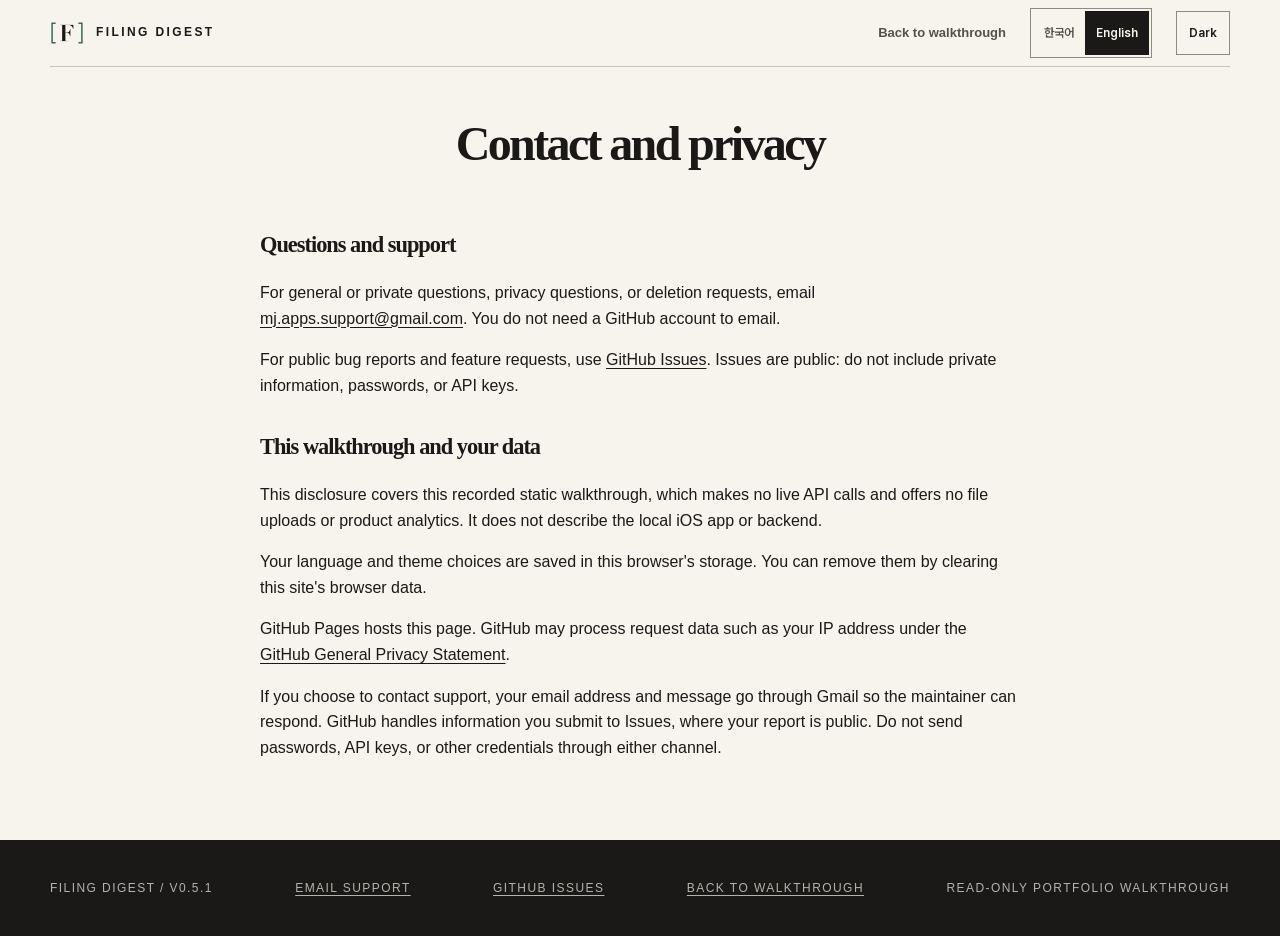
<file: docs/contact.html>
<!doctype html>
<html lang="en">
<head>
  <meta charset="utf-8">
  <meta name="viewport" content="width=device-width, initial-scale=1">
  <link rel="icon" href="favicon.png">
  <meta name="description" content="Contact and privacy information for the recorded Filing Digest walkthrough.">
  <meta name="theme-color" content="#f7f4ee">
  <meta property="og:title" content="Filing Digest · Contact and privacy">
  <meta property="og:description" content="Contact and privacy information for the recorded Filing Digest walkthrough.">
  <meta property="og:image" content="https://mhju0.github.io/filing-digest/social-preview.png">
  <title>Filing Digest · Contact and privacy</title>
  <link rel="stylesheet" href="styles.css">
  <link rel="stylesheet" href="typography.css">
  <script src="contact.js" type="module"></script>
</head>
<body>
  <a class="skip-link" href="#main-content">Skip to contact and privacy</a>

  <header class="site-header">
    <a class="brand" href="index.html" aria-label="Filing Digest home">
      <img src="design/logos/mark_light.png" width="488" height="346" alt="" aria-hidden="true">
      <span>FILING DIGEST</span>
    </a>
    <nav aria-label="Primary navigation">
      <a href="index.html#walkthrough" data-walkthrough-link>Back to walkthrough</a>
    </nav>
  </header>

  <main id="main-content">
    <section class="section contact contact-page" id="contact" aria-labelledby="contact-title">
      <div class="section-heading compact">
        <h1 id="contact-title">Contact and privacy</h1>
      </div>
      <h2 id="support-title">Questions and support</h2>
      <p class="contact-email">For general or private questions, privacy questions, or deletion requests, email <a href="mailto:mj.apps.support@gmail.com">mj.apps.support@gmail.com</a>. You do not need a GitHub account to email.</p>
      <p class="contact-issues">For public bug reports and feature requests, use <a href="https://github.com/mhju0/filing-digest/issues">GitHub Issues</a>. Issues are public: do not include private information, passwords, or API keys.</p>
      <h2 id="privacy-title">This walkthrough and your data</h2>
      <p class="privacy-scope">This disclosure covers this recorded static walkthrough, which makes no live API calls and offers no file uploads or product analytics. It does not describe the local iOS app or backend.</p>
      <p class="privacy-storage">Your language and theme choices are saved in this browser's storage. You can remove them by clearing this site's browser data.</p>
      <p class="privacy-hosting">GitHub Pages hosts this page. GitHub may process request data such as your IP address under the <a href="https://docs.github.com/en/site-policy/privacy-policies/github-general-privacy-statement">GitHub General Privacy Statement</a>.</p>
      <p class="privacy-support">If you choose to contact support, your email address and message go through Gmail so the maintainer can respond. GitHub handles information you submit to Issues, where your report is public. Do not send passwords, API keys, or other credentials through either channel.</p>
    </section>
  </main>

  <footer>
    <span>FILING DIGEST / v0.5.1</span>
    <a href="mailto:mj.apps.support@gmail.com">Email support</a>
    <a href="https://github.com/mhju0/filing-digest/issues">GitHub Issues</a>
    <a href="index.html#walkthrough" data-walkthrough-link>Back to walkthrough</a>
    <span>Read-only portfolio walkthrough</span>
  </footer>
</body>
</html>
</file>
<file: docs/styles.css>
:root {
  /* Every size below is one straight line between the two layouts that were
     signed off: the 402pt phone and the 1700px desktop. Both ends are clamped,
     so those two render exactly as approved and nothing in between jumps.
     Each line is `clamp(min, S * 1vw + I, max)` with the anchors folded in:
     S = (max - min) / 1292 and I = min - 404 * S, i.e. the line passes through
     min at 404px and max at 1696px, a hair inside the two approved widths so
     both render at their clamped end. Retune an anchor by recomputing S and I.
     Media queries further down mostly rearrange; where one also changes a
     size (hero gap, device shadow), the block says so. */
  --page-max: 1180px;
  --box-inset: clamp(20px, 2.1672vw + 11.245px, 48px);
  --gutter: clamp(16px, 0.3096vw + 14.749px, 20px);
  --step-h1: clamp(4.02rem, 4.805vw + 2.80675rem, 7.9rem);
  --step-h2: clamp(3.015rem, 2.8297vw + 2.3005rem, 5.3rem);
  --step-fact: clamp(2.2rem, 0.743vw + 2.01238rem, 2.8rem);
  --space-section: clamp(72px, 3.7152vw + 56.991px, 120px);
  --space-heading: clamp(40px, 1.8576vw + 32.495px, 64px);
  /* Interface text steps shared with Filing Agent; display sizes stay on the
     fitted --step-* lines above. --text-caption is Digest's tracked label. */
  --text-caption: 0.75rem;
  --text-xs: 0.8125rem;
  --text-sm: 0.875rem;
  --text-base: 1rem;
  --text-md: 1.125rem;
  --text-lg: 1.375rem;

  --paper: #f7f4ee;
  --paper-raised: #fffdf8;
  --paper-sunken: #ece7dd;
  --chassis: #1c1b1f;
  --chassis-edge: #4c493f;
  --ink: #1a1917;
  --ink-muted: #68655f;
  --accent: #1d5c45;
  --accent-dark: #174a38;
  --agent: #82442c;
  --border: #8f8b82;
  --hairline: rgba(26, 25, 23, 0.22);
  --page: min(var(--page-max), calc(100% - var(--gutter) * 2));
}

/* A vw gutter lands the page column, and every 1px border hung from it, on a
   fractional pixel; snap it where the engine can. */
@supports (width: round(1px, 1px)) {
  :root {
    --gutter: round(clamp(16px, 0.3096vw + 14.749px, 20px), 1px);
  }
}

* {
  box-sizing: border-box;
}

html {
  scroll-behavior: smooth;
}

body {
  margin: 0;
  color: var(--ink);
  background: var(--paper);
  font-family: -apple-system, BlinkMacSystemFont, "Segoe UI", sans-serif;
  font-size: 16px;
  line-height: 1.6;
  text-rendering: optimizeLegibility;
}

a {
  color: inherit;
  text-underline-offset: 4px;
}

a:focus-visible {
  outline: 3px solid var(--accent);
  outline-offset: 4px;
}

.skip-link {
  position: fixed;
  top: 12px;
  left: 12px;
  z-index: 30;
  padding: 10px 14px;
  color: var(--paper);
  background: var(--ink);
  transform: translateY(-150%);
}

.skip-link:focus {
  transform: translateY(0);
}

.site-header {
  width: var(--page);
  min-height: 54px;
  margin: 0 auto;
  display: flex;
  align-items: center;
  justify-content: space-between;
  gap: 24px;
  border-bottom: 1px solid var(--hairline);
}

.brand {
  min-height: 44px;
  display: inline-flex;
  align-items: center;
  gap: 12px;
  color: var(--ink);
  font-size: var(--text-caption);
  font-weight: 700;
  letter-spacing: 0.2em;
  text-decoration: none;
}

.brand img {
  width: 34px;
  height: 24px;
  object-fit: cover;
}

nav {
  display: flex;
  align-items: center;
  gap: 28px;
}

nav a {
  min-height: 44px;
  display: inline-flex;
  align-items: center;
  color: var(--ink-muted);
  font-size: var(--text-xs);
  font-weight: 600;
  text-decoration: none;
}

nav a:hover {
  color: var(--accent);
}

main {
  overflow: hidden;
}

.hero {
  width: var(--page);
  min-height: 720px;
  margin: 0 auto;
  padding: clamp(64px, 1.2384vw + 58.997px, 80px) 0
    clamp(80px, 1.2384vw + 74.997px, 96px);
  display: grid;
  grid-template-columns: minmax(0, 1.34fr) minmax(300px, 0.66fr);
  align-items: center;
  gap: 56px;
}

.eyebrow,
.track-label {
  margin: 0 0 10px;
  color: var(--accent);
  font-size: var(--text-caption);
  font-weight: 750;
  line-height: 1.3;
  letter-spacing: 0.18em;
}

h1,
h2,
h3,
p {
  margin-top: 0;
}

h1,
h2,
h3 {
  font-family: ui-serif, Georgia, "Times New Roman", serif;
  font-weight: 600;
  line-height: 1.04;
  text-wrap: balance;
}

h1 {
  max-width: 840px;
  margin-bottom: 26px;
  /* 16vw meets --step-h1's floor exactly at 402px, so phones narrower than the
     anchor keep scaling down instead of gaining a line. */
  font-size: min(16vw, var(--step-h1));
  letter-spacing: -0.055em;
}

h2 {
  margin-bottom: 20px;
  /* 12vw meets --step-h2's floor exactly at 402px. */
  font-size: min(12vw, var(--step-h2));
  letter-spacing: -0.045em;
}

h3 {
  margin-bottom: 16px;
  font-size: 2.4rem;
  line-height: 1.1;
  letter-spacing: -0.03em;
}

.lede {
  max-width: 650px;
  margin-bottom: 34px;
  color: var(--ink-muted);
  font-size: clamp(1.08rem, 2vw, 1.3rem);
  line-height: 1.65;
}

.hero-actions {
  display: flex;
  flex-wrap: wrap;
  gap: 8px;
}

.button {
  min-height: 48px;
  padding: 12px 20px;
  display: inline-flex;
  align-items: center;
  justify-content: center;
  border: 1px solid var(--ink);
  font-size: var(--text-sm);
  font-weight: 700;
  text-decoration: none;
  transition: color 180ms ease, background-color 180ms ease, border-color 180ms ease;
}

.button-primary {
  color: var(--paper);
  background: var(--ink);
}

.button-primary:hover {
  background: var(--accent-dark);
  border-color: var(--accent-dark);
}

.button-secondary {
  color: var(--ink);
  background: transparent;
}

.button-secondary:hover {
  color: var(--paper);
  background: var(--accent-dark);
  border-color: var(--accent-dark);
}

.demo-disclosure {
  max-width: 620px;
  margin: 28px 0 0;
  padding-left: 14px;
  border-left: 2px solid var(--accent);
  color: var(--ink-muted);
  font-size: var(--text-xs);
}

.hero-device,
.demo-card,
.screen-card {
  margin: 0;
}

.hero-device {
  justify-self: center;
  text-align: center;
}

.device-frame {
  --bezel: 10px;
  --chassis-radius: 44px;
  --screen-width: 282px;
  width: fit-content;
  padding: var(--bezel);
  position: relative;
  border-radius: var(--chassis-radius);
  background: linear-gradient(
    148deg,
    var(--chassis-edge) 0%,
    var(--chassis) 13%,
    var(--chassis) 87%,
    var(--chassis-edge) 100%
  );
  box-shadow:
    0 1px 2px rgba(26, 25, 23, 0.2),
    0 24px 44px -22px rgba(26, 25, 23, 0.55);
}

/* Side buttons: volume pair on the left, side button on the right. */
.device-frame::before,
.device-frame::after {
  content: "";
  width: 3px;
  position: absolute;
  background: var(--chassis);
}

.device-frame::before {
  height: 15.5%;
  top: 22.5%;
  left: -2px;
  border-radius: 2px 0 0 2px;
  background: linear-gradient(
    to bottom,
    var(--chassis) 0 40%,
    transparent 40% 60%,
    var(--chassis) 60% 100%
  );
}

.device-frame::after {
  height: 9.5%;
  top: 27%;
  right: -2px;
  border-radius: 0 2px 2px 0;
}

.device-screen {
  width: var(--screen-width);
  position: relative;
  overflow: hidden;
  border-radius: calc(var(--chassis-radius) - var(--bezel));
  background: var(--paper-raised);
}

.device-screen img {
  width: 100%;
  height: auto;
  display: block;
}

/* Screen edge, then the home indicator over the captured screen. */
.device-screen::before,
.device-screen::after {
  content: "";
  position: absolute;
  pointer-events: none;
}

.device-screen::before {
  inset: 0;
  border-radius: inherit;
  box-shadow: inset 0 0 0 1px rgba(26, 25, 23, 0.12);
}

.device-screen::after {
  width: 34%;
  height: 4px;
  bottom: 7px;
  left: 50%;
  transform: translateX(-50%);
  border-radius: 2px;
  background: rgba(26, 25, 23, 0.32);
}

.device-screen-dark::after {
  background: rgba(247, 244, 238, 0.5);
}

.hero-device .device-frame {
  box-shadow:
    12px 12px 0 rgba(29, 92, 69, 0.11),
    0 1px 2px rgba(26, 25, 23, 0.2),
    0 24px 44px -22px rgba(26, 25, 23, 0.5);
}

.hero-device figcaption {
  margin-top: 24px;
  color: var(--ink-muted);
  font-size: var(--text-caption);
  letter-spacing: 0.08em;
  text-transform: uppercase;
}

.facts {
  width: 100%;
  display: grid;
  grid-template-columns: repeat(4, 1fr);
  color: var(--paper);
  background: var(--ink);
}

.facts div {
  min-height: clamp(96px, 2.0124vw + 87.87px, 122px);
  padding: calc(var(--gutter) + 2px) clamp(16px, 2.9412vw + 4.118px, 54px);
  display: flex;
  flex-direction: column;
  justify-content: center;
  border-right: 1px solid rgba(247, 244, 238, 0.2);
}

.facts div:last-child {
  border-right: 0;
}

.facts strong {
  font-family: ui-serif, Georgia, serif;
  font-size: var(--step-fact);
  font-weight: 600;
  line-height: 1.04;
  letter-spacing: -0.02em;
}

.facts span {
  margin-top: clamp(5px, 0.1548vw + 4.375px, 7px);
  color: rgba(247, 244, 238, 0.7);
  font-size: var(--text-xs);
  letter-spacing: 0.08em;
  text-transform: uppercase;
}

.section,
.closing {
  width: var(--page);
  margin: 0 auto;
}

.section {
  padding: var(--space-section) 0;
}

.section-heading {
  max-width: 800px;
  margin-bottom: var(--space-heading);
}

.section-heading p:last-child,
.closing > p:not(.eyebrow) {
  max-width: 680px;
  color: var(--ink-muted);
  font-size: var(--text-md);
}

.walkthrough-grid {
  display: grid;
  grid-template-columns: 302px 302px minmax(280px, 1fr);
  align-items: start;
  gap: clamp(28px, 2.7864vw + 16.743px, 64px);
}

.motion-control {
  width: 100%;
  min-height: 44px;
  margin-top: 16px;
  border: 1px solid var(--accent);
  border-radius: 0;
  color: var(--accent);
  background: transparent;
  font: inherit;
  font-size: var(--text-xs);
  font-weight: 750;
  letter-spacing: 0.08em;
  text-transform: uppercase;
  cursor: pointer;
  transition: color 180ms ease, background-color 180ms ease;
}

.motion-control:hover,
.motion-control[aria-pressed="true"] {
  color: var(--paper);
  background: var(--accent);
}

.motion-control:focus-visible {
  outline: 3px solid var(--accent);
  outline-offset: 4px;
}

.demo-card figcaption {
  margin-top: 24px;
  display: flex;
  flex-direction: column;
  color: var(--ink-muted);
  font-family: ui-serif, Georgia, serif;
  font-size: var(--text-lg);
  text-wrap: balance;
}

.demo-card figcaption span {
  margin-bottom: 3px;
  color: var(--accent);
  font-family: -apple-system, BlinkMacSystemFont, "Segoe UI", sans-serif;
  font-size: var(--text-caption);
  font-weight: 750;
  line-height: 1.3;
  letter-spacing: 0.16em;
}

.flow-notes {
  margin: 0;
  padding: 0;
  list-style: none;
  border-top: 1px solid var(--border);
}

.flow-notes li {
  padding: 22px 0;
  display: grid;
  grid-template-columns: 30px 1fr;
  align-items: baseline;
  gap: 14px;
  border-bottom: 1px solid var(--hairline);
}

/* Sized so the digits stand exactly as tall as the title's lowercase. */
.flow-notes > li > span {
  color: var(--accent);
  font-size: var(--text-base);
  font-weight: 750;
  line-height: 1;
  letter-spacing: -0.03em;
  font-variant-numeric: proportional-nums;
}

.flow-notes strong {
  display: block;
  font-family: ui-serif, Georgia, serif;
  font-size: var(--text-lg);
  line-height: 1.15;
  letter-spacing: -0.015em;
}

.flow-notes p {
  margin: 3px 0 0;
  color: var(--ink-muted);
  font-size: var(--text-sm);
  line-height: 1.45;
}

.screens {
  width: 100%;
  padding: clamp(72px, 3.096vw + 59.492px, 112px) 0;
  background: var(--paper-sunken);
  border-top: 1px solid var(--hairline);
  border-bottom: 1px solid var(--hairline);
}

.screens-inner {
  width: var(--page);
  margin: 0 auto;
}

.section-heading.compact {
  margin-left: auto;
  margin-right: auto;
  text-align: center;
}

.screen-grid {
  display: grid;
  grid-template-columns: repeat(4, minmax(0, 1fr));
  gap: clamp(40px, 0.9288vw + 36.248px, 52px)
    clamp(24px, 1.2384vw + 18.997px, 40px);
}

.screen-card {
  display: flex;
  flex-direction: column;
  align-items: center;
  container-type: inline-size;
}

.screen-card .device-frame {
  --bezel: 3.4cqw;
  --chassis-radius: 15cqw;
  --screen-width: 100%;
  width: 100%;
}

.screen-card figcaption {
  margin-top: clamp(14px, 0.4644vw + 12.124px, 20px);
  color: var(--ink-muted);
  font-size: var(--text-caption);
  font-weight: 700;
  letter-spacing: 0.16em;
  text-transform: uppercase;
}

.evidence {
  border-top: 1px solid var(--hairline);
}

.track-grid {
  display: grid;
  grid-template-columns: repeat(2, 1fr);
  gap: 24px;
}

.track-grid article {
  padding: var(--box-inset);
  border: 1px solid var(--border);
  background: var(--paper-raised);
}

.track-grid article:first-child {
  border-top: 4px solid var(--accent);
}

.track-grid article:last-child {
  border-top: 4px solid var(--ink);
}

.family .track-grid article:last-child {
  border-top-color: var(--agent);
}

.track-grid article > p:not(.track-label) {
  color: var(--ink-muted);
}

.track-grid ul {
  margin: 28px 0 0;
  padding: 20px 0 0;
  list-style: none;
  border-top: 1px solid var(--hairline);
}

.track-grid li {
  padding: 7px 0 7px 20px;
  position: relative;
}

.track-grid li::before {
  content: "";
  width: 7px;
  height: 7px;
  position: absolute;
  top: 16px;
  left: 0;
  background: var(--accent);
}

.architecture {
  margin-top: 24px;
  padding: clamp(20px, 0.4644vw + 18.124px, 26px)
    clamp(20px, 0.774vw + 16.873px, 30px);
  display: flex;
  align-items: center;
  justify-content: space-between;
  gap: 16px;
  border: 1px solid var(--border);
  font-size: var(--text-sm);
  font-weight: 700;
  letter-spacing: 0.05em;
  text-align: center;
  text-transform: uppercase;
}

.architecture i {
  width: 44px;
  height: 1px;
  display: block;
  background: var(--accent);
}

.closing {
  margin-bottom: clamp(64px, 2.7864vw + 52.743px, 100px);
  padding: clamp(48px, 5.5728vw + 25.486px, 120px)
    clamp(20px, 4.644vw + 1.238px, 80px);
  border: 1px solid var(--ink);
}

/* "implementation" is the longest word on the page, and this box is inset from
   the page column, so the sign-off heading rides its own slightly lower line.
   9vw meets the clamp floor exactly at 402px and keeps the word inside the
   border on narrower phones. */
.closing h2 {
  max-width: 820px;
  font-size: min(9vw, clamp(2.26125rem, 3.7632vw + 1.31106rem, 5.3rem));
}

.closing .hero-actions {
  margin-top: 34px;
}

.contact-page {
  max-width: 760px;
  margin-inline: auto;
  padding-block: 48px 64px;
}

.contact-page h1 {
  font-size: clamp(2rem, 5vw, 3rem);
  line-height: 1.2;
}

.contact-page h2 {
  margin-top: 32px;
  font-size: 1.4rem;
  line-height: 1.4;
}

.contact p {
  max-width: 760px;
  overflow-wrap: anywhere;
}

.contact a {
  text-decoration: underline;
  text-underline-offset: 3px;
}

footer a {
  min-height: 44px;
  display: inline-flex;
  align-items: center;
  color: inherit;
  text-underline-offset: 3px;
}

footer {
  min-height: 96px;
  padding: 24px max(var(--gutter), calc((100% - var(--page-max)) / 2));
  display: flex;
  flex-wrap: wrap;
  align-items: center;
  justify-content: space-between;
  gap: 24px;
  color: rgba(247, 244, 238, 0.7);
  background: var(--ink);
  font-size: var(--text-caption);
  letter-spacing: 0.12em;
  text-transform: uppercase;
}

/* Below this line: how many columns, stacked or side by side. Sizes stay on
   the fluid scale above unless a block says otherwise. */

/* 302px + 302px + 280px of tracks plus two fluid gaps last fit inside --page
   at 1010px. */
@media (max-width: 1009px) {
  .walkthrough-grid {
    grid-template-columns: repeat(2, 302px);
  }

  .flow-notes {
    grid-column: 1 / -1;
  }
}

@media (max-width: 900px) {
  /* The wider gap is deliberate: the device sits under the copy here. */
  .hero {
    grid-template-columns: minmax(0, 1fr);
    gap: 64px;
  }

  .hero-device {
    justify-self: start;
  }

  .facts {
    grid-template-columns: repeat(2, 1fr);
  }

  .facts div:nth-child(2) {
    border-right: 0;
  }

  .facts div:nth-child(-n + 2) {
    border-bottom: 1px solid rgba(247, 244, 238, 0.2);
  }

  .screen-grid {
    grid-template-columns: repeat(2, minmax(0, 1fr));
  }

  .architecture {
    align-items: stretch;
    flex-direction: column;
  }

  .architecture i {
    width: 1px;
    height: 24px;
    margin: 0 auto;
  }
}

/* Two 302px demo tracks plus the fluid gap leave ~6px inside --page at 681px,
   which a classic scrollbar eats; stack a little earlier. */
@media (max-width: 700px) {
  .walkthrough-grid {
    grid-template-columns: minmax(0, 1fr);
  }

  /* Full width, so the play control and caption sit on the gutter; only the
     chassis is centred. */
  .demo-card {
    justify-self: stretch;
  }

  .demo-card .device-frame {
    margin: 0 auto;
  }

  .flow-notes {
    grid-column: auto;
  }
}

@media (max-width: 680px) {
  nav a:not(:last-child) {
    display: none;
  }

  /* Same as wide screens: the rule sits on the lettering, not a band below it. */
  .site-header {
    padding: 4px 0;
  }

  .hero {
    min-height: auto;
  }

  .hero-actions {
    align-items: stretch;
    flex-direction: column;
  }

  .button {
    width: 100%;
  }

  .hero-device {
    justify-self: center;
  }

  .hero-device .device-frame {
    box-shadow:
      10px 10px 0 rgba(29, 92, 69, 0.14),
      0 1px 2px rgba(26, 25, 23, 0.2),
      0 18px 32px -18px rgba(26, 25, 23, 0.5);
  }

  .hero-device .device-screen,
  .demo-card .device-screen {
    --screen-width: min(282px, calc(100vw - 64px));
  }

  /* Stacked, so the band reads down the same column as everything above it. */
  .facts {
    grid-template-columns: 1fr;
  }

  .facts div {
    padding-left: var(--gutter);
    padding-right: var(--gutter);
    border-right: 0;
    border-bottom: 1px solid rgba(247, 244, 238, 0.2);
  }

  .track-grid {
    grid-template-columns: minmax(0, 1fr);
  }

  /* One inset for every bordered box while they stack above one another. */
  .track-grid article,
  .architecture,
  .closing {
    padding-left: var(--box-inset);
    padding-right: var(--box-inset);
  }

  footer {
    align-items: flex-start;
    flex-direction: column;
  }
}

@media (prefers-reduced-motion: reduce) {
  html {
    scroll-behavior: auto;
  }

  *,
  *::before,
  *::after {
    transition-duration: 0.01ms !important;
  }
}
</file>
<file: docs/typography.css>
@font-face {
  font-family: Pretendard;
  src: url('fonts/Pretendard.woff2') format('woff2');
  font-weight: 100 900;
  font-display: swap;
}
@font-face {
  font-family: 'Nanum Myeongjo';
  src: url('fonts/NanumMyeongjo-Bold.woff2') format('woff2');
  font-weight: 600 700;
  font-display: swap;
}
@font-face {
  font-family: 'Nanum Myeongjo';
  src: url('fonts/NanumMyeongjo-ExtraBold.woff2') format('woff2');
  font-weight: 800 900;
  font-display: swap;
}
:root { --ink-muted: #53514c; --body: Pretendard, -apple-system, sans-serif; }
html, body { overflow-anchor: none; }
html { scroll-behavior: auto; }
main { overflow: visible; }
main section[id] { scroll-margin-top: 80px; }
.page-line { display: block; }
.facts div { align-items: center; text-align: center; }
.family .section-heading p:last-child, .closing > p:not(.eyebrow), .track-grid article > p:not(.track-label) { text-wrap: balance; }
.site-header {
  position: sticky;
  top: 0;
  z-index: 20;
  background: var(--paper);
  flex-wrap: wrap;
  gap: 10px 24px;
  padding: 8px 0;
}
.site-header nav { gap: 20px; margin-left: auto; }
.language-switch { display: flex; align-items: center; border: 1px solid var(--border); padding: 2px; }
.language-switch button {
  min-height: 44px;
  border: 0;
  padding: 6px 11px;
  font: 600 12px var(--body);
  background: transparent;
  color: var(--ink-muted);
  cursor: pointer;
}
.language-switch button[aria-pressed=true] { background: var(--ink); color: var(--paper); }
.theme-control {
  border: 1px solid var(--border);
  background: transparent;
  color: var(--ink);
  font: 600 12px var(--body);
  min-height: 44px;
  padding: 6px 12px;
  cursor: pointer;
}
button:focus-visible { outline: 3px solid var(--accent); outline-offset: 4px; }
html[lang=ko] body { font-family: var(--body); line-height: 1.85; word-break: keep-all; overflow-wrap: anywhere; }
html[lang=ko] :is(h1,h2,h3,.flow-notes strong,.demo-card figcaption) {
  font-family: 'Nanum Myeongjo', Georgia, serif;
  font-weight: 600;
  letter-spacing: -.055em;
  line-height: 1.2;
}
html[lang=ko] :is(.hero h1,.section-heading h2,.closing h2,.track-grid h3) { font-weight: 800; font-synthesis: none; }
html[lang=ko] .hero h1 { font-size: min(13.4vw,var(--step-h1)); line-height: 1.14; letter-spacing: -.06em; }
html[lang=ko] h2, html[lang=ko] .closing h2 { font-size: clamp(2.15rem,4.2vw,4.15rem); }
html[lang=ko] h3 { font-size: clamp(1.6rem,2.5vw,2.25rem); line-height: 1.4; }
html[lang=ko] .lede { font-size: 1.13rem; line-height: 1.85; max-width: 540px; text-wrap: balance; }
html[lang=ko] :is(.eyebrow,.track-label,figcaption,.motion-control,.facts span) { letter-spacing: .025em; }
html[lang=ko] .facts strong { font-family: 'Nanum Myeongjo',Georgia,serif; font-size: clamp(1.75rem,2.7vw,2.5rem); }
html[lang=ko] .flow-notes p { line-height: 1.85; margin-top: 10px; }
html[lang=ko] .section-heading p:last-child { max-width: 630px; line-height: 1.85; }
html[lang=ko] .demo-card figcaption { line-height: 1.65; }
html[lang=ko] .flow-notes strong { font-size: 1.4rem; line-height: 1.45; }
html[lang=ko] .demo-disclosure { line-height: 1.85; }
body[data-theme=dark] {
  --paper:#171714; --paper-raised:#22221e; --paper-sunken:#1e1e1a;
  --ink:#ece9e3; --ink-muted:#b9b5ad; --accent:#93c7ae;
  --accent-dark:#b6dfc9; --border:#89867e; --hairline:#55534c; --agent:#e8a985;
}
body[data-theme=dark] .facts, body[data-theme=dark] footer { background:#0e100e; color:#ece9e3; }
body[data-theme=dark] .facts span, body[data-theme=dark] footer { color:#b9b5ad; }
body[data-theme=dark] .brand img { content:url('design/logos/mark_dark.png'); }
body[data-theme=dark] .button-primary { background:#ece9e3; color:#171714; }
body[data-theme=dark] .button-primary:hover { background:#b6dfc9; }
body[data-theme=dark] .button-secondary:hover { color:#171714; }
body[data-theme=dark] .motion-control[aria-pressed=true] { color:#171714; }
body[data-theme=dark] .device-frame { --chassis:#252622; --chassis-edge:#767369; }
@media(max-width:750px) {
  main section[id] { scroll-margin-top:120px; }
  .site-header { gap:8px; justify-content:space-between; }
  .site-header nav { width:100%; justify-content:space-between; gap:12px; margin:0; order:2; }
  .site-header nav a { display:inline-flex!important; font-size:12px; }
  .language-switch { margin-left:auto; }
  .theme-control { padding:6px 8px; }
  .hero { gap:40px; }
  html[lang=ko] .hero { padding-top:48px; }
  html[lang=ko] .lede { font-size:1.04rem; }
  html[lang=ko] .closing { padding-top:44px; padding-bottom:44px; }
  .brand { font-size:.67rem; gap:6px; letter-spacing:.1em; }
  .brand img { width:28px; height:21px; }
  .facts strong { overflow-wrap:anywhere; }
}
</file>
<file: docs/design/explorations/styles.css>
:root {
  color-scheme: light;
  --lab-bg: #e9e7e1;
  --lab-ink: #181a1a;
  --lab-muted: #5f625f;
  --lab-border: #b8b8b1;
  --focus: #245ee8;
  font-family: -apple-system, BlinkMacSystemFont, "Segoe UI", sans-serif;
}

* { box-sizing: border-box; }

html { scroll-behavior: smooth; }

body {
  margin: 0;
  background: var(--lab-bg);
  color: var(--lab-ink);
  min-width: 320px;
}

button, textarea, input { font: inherit; }
button { cursor: pointer; }
button, textarea { color: inherit; }

button:focus-visible, textarea:focus-visible, a:focus-visible {
  outline: 3px solid var(--focus);
  outline-offset: 3px;
}

.skip-link {
  position: fixed;
  top: 8px;
  left: 8px;
  z-index: 100;
  transform: translateY(-150%);
  padding: 10px 14px;
  background: #fff;
  color: #111;
}

.skip-link:focus { transform: translateY(0); }

.lab-header {
  display: grid;
  grid-template-columns: minmax(0, 1.4fr) minmax(280px, .6fr);
  gap: 48px;
  align-items: end;
  max-width: 1440px;
  margin: 0 auto;
  padding: 72px 48px 44px;
}

.eyebrow, .concept-number, .screen-label {
  margin: 0 0 16px;
  font-size: 12px;
  line-height: 1.2;
  font-weight: 700;
  letter-spacing: .14em;
  text-transform: uppercase;
}

.lab-header h1 {
  max-width: 860px;
  margin: 0;
  font-family: Georgia, "Times New Roman", serif;
  font-size: clamp(48px, 7vw, 104px);
  line-height: .9;
  letter-spacing: -.055em;
  font-weight: 500;
}

.lab-intro {
  max-width: 440px;
  margin: 0;
  color: var(--lab-muted);
  font-size: 17px;
  line-height: 1.6;
}

.concept-tabs {
  position: sticky;
  top: 0;
  z-index: 20;
  border-top: 1px solid var(--lab-border);
  border-bottom: 1px solid var(--lab-border);
  background: color-mix(in srgb, var(--lab-bg) 92%, transparent);
  backdrop-filter: blur(18px);
}

.tab-list {
  display: grid;
  grid-template-columns: repeat(4, 1fr);
  max-width: 1440px;
  margin: 0 auto;
}

.concept-tab {
  min-height: 64px;
  border: 0;
  border-right: 1px solid var(--lab-border);
  background: transparent;
  color: var(--lab-muted);
  text-align: left;
  padding: 12px 18px;
  font-size: 14px;
  font-weight: 650;
  transition: background-color 180ms ease, color 180ms ease;
}

.concept-tab:first-child { border-left: 1px solid var(--lab-border); }
.concept-tab span { display: block; margin-bottom: 4px; font: 11px ui-monospace, monospace; }
.concept-tab:hover { background: rgba(255,255,255,.35); color: var(--lab-ink); }
.concept-tab.is-active { background: var(--lab-ink); color: #fff; }

.concept {
  max-width: 1440px;
  margin: 0 auto;
  padding: 72px 48px 88px;
}

.concept[hidden] { display: none; }

.concept-heading {
  display: grid;
  grid-template-columns: minmax(280px, .7fr) minmax(340px, 1fr);
  gap: 56px;
  align-items: end;
  margin-bottom: 36px;
}

.concept-heading h2 {
  margin: 0;
  font-family: Georgia, "Times New Roman", serif;
  font-size: clamp(42px, 6vw, 76px);
  line-height: .95;
  letter-spacing: -.045em;
  font-weight: 500;
}

.concept-heading > p {
  max-width: 680px;
  margin: 0;
  font-size: 18px;
  line-height: 1.55;
  color: var(--lab-muted);
}

.flow-rail {
  display: grid;
  grid-template-columns: repeat(4, 1fr);
  padding: 0;
  margin: 0 0 42px;
  list-style: none;
  border-top: 1px solid var(--lab-border);
  border-bottom: 1px solid var(--lab-border);
}

.flow-rail li {
  display: flex;
  gap: 12px;
  align-items: center;
  min-height: 54px;
  padding: 10px 14px;
  border-right: 1px solid var(--lab-border);
  font-size: 13px;
  font-weight: 700;
}

.flow-rail li:last-child { border-right: 0; }
.flow-rail span { font: 11px ui-monospace, monospace; color: var(--lab-muted); }

.screen-grid {
  display: grid;
  grid-template-columns: repeat(3, minmax(0, 1fr));
  gap: 32px;
  align-items: start;
}

.screen-card { min-width: 0; }
.screen-label { color: var(--lab-muted); }
.screen-note { max-width: 370px; margin: 18px auto 0; color: var(--lab-muted); font-size: 14px; line-height: 1.55; }

.phone {
  position: relative;
  width: min(100%, 390px);
  height: 800px;
  margin: 0 auto;
  overflow: hidden;
  border: 8px solid #111;
  border-radius: 42px;
  box-shadow: 0 28px 70px rgba(15, 18, 18, .18);
}

.status {
  position: relative;
  z-index: 3;
  display: flex;
  justify-content: space-between;
  align-items: center;
  height: 34px;
  padding: 8px 22px 4px;
  font-size: 11px;
  font-weight: 700;
  letter-spacing: .02em;
}

.appbar, .desk-top, .signal-appbar, .thread-appbar {
  display: flex;
  min-height: 50px;
  align-items: center;
  justify-content: space-between;
  padding: 0 14px;
}

.icon-button {
  display: grid;
  place-items: center;
  width: 44px;
  height: 44px;
  padding: 11px;
  border: 0;
  background: transparent;
}

.icon-button svg { width: 22px; height: 22px; fill: none; stroke: currentColor; stroke-width: 1.8; stroke-linecap: round; stroke-linejoin: round; }
.phone-body { height: calc(100% - 84px); overflow-y: auto; padding: 16px 20px 28px; scrollbar-width: none; }
.phone-body::-webkit-scrollbar { display: none; }
.phone button { min-height: 44px; }
.phone h3, .phone h4, .phone p { margin-top: 0; }
.phone button { border: 0; background: transparent; }

/* Concept A · Ledger Focus */
.ledger-phone { --paper: #f6f1e8; --ink: #191a18; --muted: #65665f; --green: #165942; background: var(--paper); color: var(--ink); }
.ledger-phone .appbar { border-bottom: 1px solid #a7a49a; }
.mini-wordmark { font: 650 9px/1 ui-monospace, monospace; letter-spacing: .22em; }
.mini-wordmark.localized { font: 700 11px/1.2 -apple-system, BlinkMacSystemFont, sans-serif; letter-spacing: .04em; }
.folio-id { margin: 6px 0 22px; color: var(--muted); font: 700 10px/1.3 -apple-system, BlinkMacSystemFont, sans-serif; font-variant-numeric: tabular-nums; letter-spacing: .03em; }
.ledger-phone h3 { margin: 0 0 14px; font: 600 42px/1.08 ui-serif, "AppleMyungjo", serif; letter-spacing: -.025em; }
.ledger-phone .lede { margin: 0 0 24px; color: var(--muted); font-size: 13px; line-height: 1.55; }
.search-box { display: flex; align-items: center; gap: 10px; min-height: 50px; padding: 0 12px; border: 1px solid #84827a; color: var(--muted); font-size: 13px; }
.search-box svg, .command-box svg { width: 17px; fill: none; stroke: currentColor; stroke-width: 1.8; }
.search-box span { flex: 1; }
.search-box kbd { border: 1px solid #b9b5ab; padding: 3px 6px; font: 10px ui-monospace, monospace; }
.section-rule { display: flex; justify-content: space-between; align-items: baseline; gap: 16px; margin-top: 23px; padding: 10px 0 8px; border-top: 1px solid #8c8980; color: var(--muted); font: 700 10px/1.25 -apple-system, BlinkMacSystemFont, sans-serif; font-variant-numeric: tabular-nums; letter-spacing: .025em; }
.section-rule span:last-child { flex: 0 0 auto; white-space: nowrap; }
.index-feature { display: grid; grid-template-columns: 24px 1fr auto 20px; gap: 8px; align-items: center; width: 100%; padding: 10px 0; border-bottom: 1px solid #cdc8bd !important; text-align: left; }
.index-feature > span:nth-child(2) { min-width: 0; }
.index-feature strong, .index-feature small { display: block; }
.index-feature strong { margin-bottom: 4px; font: 600 14px/1.3 ui-serif, "AppleMyungjo", serif; }
.index-feature small { color: var(--muted); font: 9px ui-monospace, monospace; }
.index-rank { align-self: center; color: var(--green); font: 11px ui-monospace, monospace; font-variant-numeric: tabular-nums; }
.source-tag { display: inline-flex; align-items: center; justify-content: center; min-height: 21px; padding: 3px 5px; border: 1px solid var(--green); color: var(--green); font: 700 8px/1 ui-monospace, monospace; }
.source-tag.neutral { border-color: #70716d; color: #4b4d49; }
.compact-index { display: grid; grid-template-columns: 1fr 70px 16px; align-items: center; min-height: 45px; padding: 10px 0; border-bottom: 1px solid #d1ccc2; font-size: 12px; }
.compact-index span:nth-child(2) { color: var(--muted); font: 9px ui-monospace, monospace; }
.company-kicker, .period-row { display: flex; justify-content: space-between; align-items: center; }
.company-kicker { min-height: 22px; color: var(--muted); font: 9px/1.2 ui-monospace, monospace; }
.ledger-phone .company-kicker + h3 { margin: 12px 0 16px; font-size: 36px; line-height: 1.1; }
.period-row { min-height: 50px; margin-bottom: 16px; padding: 2px 0; border-top: 1px solid #aaa69c; border-bottom: 1px solid #aaa69c; font-size: 11px; }
.period-row .language-switch { display: grid; grid-template-columns: repeat(2, auto); gap: 2px; min-height: 44px; padding: 2px; border-radius: 22px; background: #dfdbd2; color: var(--muted); font-size: 10px; }
.language-switch span { display: grid; place-items: center; min-width: 44px; min-height: 40px; padding: 0 8px; border-radius: 20px; }
.language-switch span[aria-current="true"] { background: var(--paper); color: var(--ink); font-weight: 700; }
.hero-metric { padding: 15px 0 18px; border-bottom: 3px double #77756e; }
.hero-metric > span { display: block; margin-bottom: 7px; color: var(--muted); font-size: 11px; line-height: 1.3; }
.hero-metric strong { display: flex; align-items: baseline; gap: 7px; font: 650 42px/.98 -apple-system, BlinkMacSystemFont, "SF Pro Display", sans-serif; font-variant-numeric: lining-nums tabular-nums; letter-spacing: -.02em; }
.hero-metric strong span { flex: 0 0 auto; font: 600 17px/1.2 -apple-system, BlinkMacSystemFont, sans-serif; letter-spacing: -.01em; }
.hero-metric small { display: block; margin-top: 10px; font-size: 10px; line-height: 1.3; }
.positive { color: var(--green); }
.metric-strip { display: grid; grid-template-columns: repeat(3, minmax(0, 1fr)); align-items: stretch; margin: 15px 0; }
.metric-strip div { display: grid; grid-template-rows: 16px 24px 14px; align-items: center; min-width: 0; padding: 0 9px; border-right: 1px solid #c3beb4; }
.metric-strip div:first-child { padding-left: 0; }
.metric-strip div:last-child { padding-right: 0; border: 0; }
.metric-strip small, .metric-strip strong, .metric-strip span { display: block; }
.metric-strip small { align-self: start; margin: 0; color: var(--muted); font-size: 9px; line-height: 1.3; }
.metric-strip strong { align-self: center; overflow: hidden; font: 600 14px/1 ui-monospace, monospace; font-variant-numeric: tabular-nums; text-overflow: clip; white-space: nowrap; }
.metric-strip span { align-self: end; margin: 0; color: var(--green); font-size: 8px; line-height: 1.2; }
.primary-line { display: flex; justify-content: space-between; align-items: center; gap: 12px; width: 100%; padding: 0 13px; border: 1px solid var(--green) !important; color: var(--green); font-size: 12px; font-weight: 650; line-height: 1.3; }
.body-copy { font: 13px/1.8 ui-serif, "AppleMyungjo", serif; word-break: keep-all; }
.source-line { display: flex; justify-content: space-between; align-items: center; gap: 16px; width: 100%; min-height: 64px; padding: 9px 0; border-top: 1px solid #aaa69c !important; border-bottom: 1px solid #aaa69c !important; text-align: left; }
.source-line small, .source-line strong { display: block; }
.source-line small { color: var(--muted); font: 700 9px/1.2 -apple-system, BlinkMacSystemFont, sans-serif; }
.source-line strong { margin-top: 5px; font: 600 12px/1.35 ui-serif, "AppleMyungjo", serif; }
.source-line > span:last-child { flex: 0 0 auto; color: var(--green); font-size: 10px; white-space: nowrap; }
.answer-body { padding-bottom: 0; }
.question-line { padding: 13px 0 17px 14px; border-left: 2px solid var(--ink); font: 600 19px/1.5 ui-serif, "AppleMyungjo", serif; word-break: keep-all; }
.answer-copy { font: 14px/1.8 ui-serif, "AppleMyungjo", serif; word-break: keep-all; }
.cite-square { width: 44px; min-width: 44px; min-height: 44px !important; margin: -8px 0; border: 8px solid transparent !important; background: var(--green) !important; background-clip: padding-box !important; color: var(--paper) !important; font: 700 10px ui-monospace, monospace; vertical-align: middle; }
.evidence-drawer { position: absolute; left: 0; right: 0; bottom: 0; min-height: 350px; padding: 10px 20px 22px; border-top: 1px solid #77756e; background: #eee8dc; box-shadow: 0 -12px 30px rgba(30,27,20,.12); }
.drawer-handle { width: 38px; height: 4px; margin: 0 auto 18px; border-radius: 3px; background: #88857d; }
.drawer-title { display: flex; justify-content: space-between; align-items: center; gap: 16px; }
.drawer-title small, .drawer-title strong { display: block; }
.drawer-title small { color: var(--muted); font: 700 9px/1.2 -apple-system, BlinkMacSystemFont, sans-serif; font-variant-numeric: tabular-nums; }
.drawer-title strong { margin-top: 5px; font: 600 16px/1.35 ui-serif, "AppleMyungjo", serif; }
.drawer-title button { width: 44px; font-size: 24px; }
.evidence-drawer blockquote { margin: 19px 0 14px; padding: 15px 16px; border: 1px solid #aba69b; font: 14px/1.75 ui-serif, "AppleMyungjo", serif; word-break: keep-all; }
.source-meta { display: flex; justify-content: space-between; align-items: baseline; gap: 12px; color: var(--muted); font: 9px/1.4 -apple-system, BlinkMacSystemFont, sans-serif; font-variant-numeric: tabular-nums; }
.source-meta span:last-child { flex: 0 0 auto; font-family: ui-monospace, monospace; }
.primary-fill { display: flex; justify-content: space-between; align-items: center; gap: 12px; width: 100%; margin-top: 18px; padding: 0 14px; background: var(--green) !important; color: var(--paper) !important; font-size: 12px; font-weight: 700; line-height: 1.3; }

/* Concept B · Research Desk */
.desk-phone { --bg: #071019; --panel: #0d1924; --panel2: #122231; --line: #2c4050; --ink: #eef5f7; --muted: #8fa2af; --cyan: #49d4c6; background: var(--bg); color: var(--ink); font-family: "SFMono-Regular", ui-monospace, monospace; border-color: #18232c; }
.desk-phone .status, .desk-top { background: #09131c; }
.desk-top { border-bottom: 1px solid var(--line); }
.desk-mark { font: 800 16px/1 ui-monospace, monospace; letter-spacing: -.06em; }
.desk-mark span, .desk-overline, .up { color: var(--cyan); }
.desk-title { max-width: 220px; overflow: hidden; color: var(--muted); font-size: 9px; letter-spacing: .12em; white-space: nowrap; }
.desk-phone .phone-body { padding: 18px 16px 84px; }
.desk-overline { margin: 4px 0 14px; font-size: 9px; letter-spacing: .16em; }
.desk-phone h3 { margin-bottom: 24px; font: 550 31px/1.05 -apple-system, sans-serif; letter-spacing: -.035em; }
.command-box { display: flex; align-items: center; gap: 9px; min-height: 56px; padding: 0 13px; border: 1px solid var(--cyan); background: var(--panel); color: var(--muted); font: 11px ui-monospace, monospace; }
.command-box svg { color: var(--cyan); }
.quick-commands { display: grid; grid-template-columns: repeat(3, 1fr); gap: 6px; margin: 8px 0 24px; }
.quick-commands button { border: 1px solid var(--line); color: var(--muted); font-size: 9px; }
.desk-section { display: flex; justify-content: space-between; margin-top: 20px; padding: 9px 0; border-top: 1px solid var(--line); border-bottom: 1px solid var(--line); color: var(--muted); font-size: 8px; letter-spacing: .1em; }
.workspace-row { display: grid; grid-template-columns: 34px 1fr 46px 12px; gap: 10px; align-items: center; width: 100%; padding: 11px 0; border-bottom: 1px solid var(--line) !important; color: var(--ink); text-align: left; }
.workspace-row strong, .workspace-row small { display: block; }
.workspace-row strong { margin-bottom: 4px; font: 600 12px -apple-system, sans-serif; }
.workspace-row small { color: var(--muted); font-size: 8px; }
.workspace-row > span:nth-child(3) { text-align: right; }
.workspace-row b { display: block; color: var(--cyan); font-size: 13px; }
.desk-source { display: grid; place-items: center; width: 32px; height: 32px; border: 1px solid var(--cyan); color: var(--cyan); font-size: 9px; }
.desk-source.sec { border-color: #7b91a0; color: #b6c4cc; }
.status-grid { display: grid; grid-template-columns: repeat(3, 1fr); border: 1px solid var(--line); border-top: 0; }
.status-grid div { padding: 13px 8px; border-right: 1px solid var(--line); }
.status-grid div:last-child { border: 0; }
.status-grid span, .status-grid small { display: block; }
.status-grid span { margin-bottom: 4px; color: var(--cyan); font-size: 16px; }
.status-grid small { color: var(--muted); font-size: 7px; }
.desk-tabs { position: absolute; left: 0; right: 0; bottom: 0; display: grid; grid-template-columns: repeat(3, 1fr); height: 66px; border-top: 1px solid var(--line); background: #09131c; }
.desk-tabs button { display: flex; flex-direction: column; align-items: center; justify-content: center; gap: 4px; color: var(--muted); font-size: 13px; }
.desk-tabs button svg, .signal-tabs button svg { width: 18px; height: 18px; fill: none; stroke: currentColor; stroke-width: 1.7; stroke-linecap: round; stroke-linejoin: round; }
.desk-tabs button span { font-size: 7px; letter-spacing: .08em; }
.desk-tabs button.active { color: var(--cyan); background: var(--panel); }
.desk-brief { padding-top: 10px !important; }
.desk-company { display: flex; justify-content: space-between; align-items: end; }
.desk-company small, .desk-company strong { display: block; }
.desk-company small { margin-bottom: 5px; color: var(--muted); font-size: 8px; }
.desk-company strong { font: 650 21px -apple-system, sans-serif; }
.desk-pill { padding: 5px 7px; border: 1px solid var(--cyan); color: var(--cyan); font-size: 7px; }
.seg-tabs { display: grid; grid-template-columns: repeat(3, 1fr); margin-top: 16px; border-bottom: 1px solid var(--line); }
.seg-tabs button { color: var(--muted); font-size: 9px; }
.seg-tabs button.active { border-bottom: 2px solid var(--cyan); color: var(--ink); }
.seg-tabs b { padding: 2px 4px; border-radius: 8px; background: var(--panel2); }
.ticker-grid { display: grid; grid-template-columns: repeat(2, 1fr); gap: 1px; margin-top: 12px; background: var(--line); border: 1px solid var(--line); }
.ticker-grid div { padding: 11px; background: var(--panel); }
.ticker-grid small, .ticker-grid strong, .ticker-grid span { display: block; }
.ticker-grid small { margin-bottom: 6px; color: var(--muted); font-size: 7px; }
.ticker-grid strong { font-size: 15px; }
.ticker-grid span { margin-top: 5px; font-size: 8px; }
.desk-copy { margin: 12px 0 0; color: #c2cdd2; font: 12px/1.65 -apple-system, sans-serif; }
.data-table .thead, .data-table button { display: grid; grid-template-columns: 1fr 75px 55px; align-items: center; width: 100%; text-align: left; }
.data-table .thead { padding: 7px 5px; color: var(--muted); font-size: 7px; }
.data-table button { min-height: 36px; padding: 0 5px; border-top: 1px solid var(--line); color: var(--ink); font-size: 9px; }
.data-table b, .data-table i { text-align: right; font-style: normal; }
.data-table i { color: var(--cyan); }
.desk-cta { display: flex; justify-content: space-between; align-items: center; width: 100%; margin-top: 14px; padding: 0 12px; background: var(--cyan) !important; color: #061211 !important; font-size: 9px; font-weight: 800; }
.desk-answer { padding-bottom: 78px !important; }
.desk-query { padding: 12px; border: 1px solid var(--line); background: var(--panel); }
.desk-query small { color: var(--cyan); font-size: 8px; }
.desk-query p { margin: 7px 0; font: 500 16px/1.45 -apple-system, sans-serif; }
.desk-query span { color: var(--muted); font-size: 8px; }
.claim { margin-top: 10px; padding: 11px; border: 1px solid var(--line); background: var(--panel); }
.claim.active { border-left: 3px solid var(--cyan); }
.claim > div { display: flex; justify-content: space-between; align-items: center; }
.claim > div span { color: var(--muted); font-size: 8px; }
.claim button { min-height: 30px; padding: 0 8px; background: var(--panel2); color: var(--cyan); font-size: 8px; }
.claim p { margin: 8px 0 0; font: 12px/1.6 -apple-system, sans-serif; }
.inspector { margin-top: 12px; padding: 13px; border: 1px solid var(--cyan); background: #0a1d23; }
.inspector-head { display: flex; justify-content: space-between; align-items: start; }
.inspector-head small, .inspector-head strong { display: block; }
.inspector-head small { color: var(--cyan); font-size: 7px; }
.inspector-head strong { margin-top: 5px; font: 600 12px -apple-system, sans-serif; }
.inspector blockquote { margin: 15px 0; padding-left: 11px; border-left: 2px solid var(--cyan); color: #d5e1e3; font: 11px/1.65 -apple-system, sans-serif; }
.inspector-meta { display: flex; justify-content: space-between; color: var(--muted); font-size: 7px; }
.inspector > button { display: flex; justify-content: space-between; width: 100%; margin-top: 13px; padding: 0 10px; border: 1px solid var(--line); color: var(--cyan); font-size: 8px; }
.desk-composer { position: absolute; left: 0; right: 0; bottom: 0; display: flex; align-items: center; gap: 8px; min-height: 66px; padding: 10px 14px; border-top: 1px solid var(--line); background: #09131c; color: var(--muted); font-size: 10px; }
.desk-composer span { flex: 1; padding: 12px; border: 1px solid var(--line); }
.desk-composer button { width: 44px; background: var(--cyan); color: #061211; font-size: 18px; }

/* Concept C · Signal Brief */
.signal-phone { --bg: #f2f4ed; --surface: #fffdf8; --ink: #15342b; --muted: #596a63; --orange: #a94515; --mint: #dcecdf; background: var(--bg); color: var(--ink); border-color: #17352d; }
.signal-appbar { padding: 0 18px; }
.signal-logo { font: 700 18px/1 Georgia, serif; }
.signal-logo span { color: var(--orange); font-style: italic; font-weight: 500; }
.avatar { width: 40px; min-height: 40px !important; border-radius: 50%; background: var(--ink) !important; color: white !important; font-size: 10px; }
.signal-title { font: 650 13px -apple-system, sans-serif; }
.signal-phone .phone-body { padding: 12px 18px 86px; }
.signal-greeting p { margin-bottom: 6px; color: var(--orange); font-size: 10px; font-weight: 700; text-transform: uppercase; letter-spacing: .08em; }
.signal-greeting h3 { margin-bottom: 7px; font: 650 28px/1.05 Georgia, serif; letter-spacing: -.03em; }
.signal-greeting > span { color: var(--muted); font-size: 11px; }
.lead-brief { margin-top: 20px; padding: 16px; border-radius: 22px; background: var(--ink); color: #f7fbf8; box-shadow: 0 14px 30px rgba(21,52,43,.18); }
.brief-top { display: grid; grid-template-columns: 40px 1fr auto; gap: 10px; align-items: center; }
.company-orb { display: grid; place-items: center; width: 40px; height: 40px; border-radius: 50%; background: #e9cfa3; color: var(--ink); font: 700 14px Georgia, serif; }
.company-orb.apple { background: #d8e4ef; }
.company-orb.nvidia { background: #dcebb9; }
.brief-top strong, .brief-top small { display: block; }
.brief-top strong { margin-bottom: 3px; font-size: 12px; }
.brief-top small { color: #b4c5be; font-size: 8px; }
.new-pill { padding: 4px 7px; border-radius: 10px; background: var(--orange); font-size: 7px; font-weight: 800; }
.lead-brief h4 { margin: 18px 0 14px; font: 500 22px/1.25 Georgia, serif; }
.change-stat { display: flex; justify-content: space-between; align-items: end; }
.change-stat strong { font: 600 26px/1 ui-monospace, monospace; }
.change-stat span { color: #9fdbb5; font-size: 9px; }
.spark { display: flex; align-items: end; gap: 4px; height: 45px; margin: 12px 0; }
.spark i { flex: 1; height: 25%; border-radius: 4px 4px 0 0; background: #4c7166; }
.spark i:nth-child(2) { height: 31%; }.spark i:nth-child(3) { height: 27%; }.spark i:nth-child(4) { height: 48%; }.spark i:nth-child(5) { height: 65%; }.spark i:nth-child(6) { height: 92%; background: var(--orange); }
.lead-brief > button { display: flex; justify-content: space-between; align-items: center; width: 100%; padding: 0 12px; border-radius: 13px; background: #f3f4ee; color: var(--ink); font-size: 11px; font-weight: 700; }
.signal-section { display: flex; justify-content: space-between; align-items: center; margin: 21px 0 8px; color: var(--muted); font-size: 8px; font-weight: 750; letter-spacing: .1em; }
.signal-section button { color: var(--orange); font-size: 9px; }
.update-card { display: grid; grid-template-columns: 40px 1fr auto 12px; gap: 10px; align-items: center; width: 100%; margin-bottom: 8px; padding: 10px; border: 1px solid #d4dbd3 !important; border-radius: 16px; background: var(--surface) !important; color: var(--ink); text-align: left; }
.update-card strong, .update-card small { display: block; }
.update-card strong { margin-bottom: 3px; font-size: 11px; }
.update-card small { color: var(--muted); font-size: 8px; }
.update-card b { font: 600 10px ui-monospace, monospace; }
.signal-tabs { position: absolute; left: 10px; right: 10px; bottom: 9px; display: grid; grid-template-columns: repeat(3, 1fr); min-height: 64px; padding: 6px; border: 1px solid #d0d8d1; border-radius: 22px; background: rgba(255,253,248,.94); box-shadow: 0 8px 25px rgba(21,52,43,.13); }
.signal-tabs button { display: flex; flex-direction: column; align-items: center; justify-content: center; gap: 4px; color: var(--muted); font-size: 8px; }
.signal-tabs button.active { border-radius: 16px; background: var(--mint); color: var(--ink); }
.signal-detail, .signal-explain { padding-top: 7px !important; padding-bottom: 30px !important; }
.brief-hero { padding: 20px 2px 17px; }
.source-chip { display: inline-block; padding: 5px 8px; border-radius: 11px; background: var(--mint); color: var(--ink); font-size: 8px; font-weight: 750; }
.brief-hero h3 { margin: 14px 0 10px; font: 600 37px/.98 Georgia, serif; letter-spacing: -.04em; }
.brief-hero p { color: var(--muted); font-size: 11px; }
.signal-card { padding: 15px; border-radius: 18px; background: var(--surface); box-shadow: 0 8px 24px rgba(21,52,43,.08); }
.signal-card.emphasis { border-top: 4px solid var(--orange); }
.signal-card > div { display: flex; gap: 9px; color: var(--muted); font-size: 8px; letter-spacing: .08em; }
.signal-card > div span { color: var(--orange); font-weight: 800; }
.signal-card > strong { display: block; margin: 11px 0 7px; font: 650 29px ui-monospace, monospace; }
.signal-card p { color: var(--muted); font-size: 10px; line-height: 1.55; }
.signal-card p b { color: var(--ink); }
.signal-card button { display: flex; justify-content: space-between; width: 100%; min-height: 38px; padding: 10px; border-radius: 11px; background: var(--mint); color: var(--ink); font-size: 10px; font-weight: 700; }
.signal-pair { display: grid; grid-template-columns: repeat(2, 1fr); gap: 9px; margin-top: 9px; }
.signal-pair div { padding: 12px; border-radius: 15px; background: var(--surface); }
.signal-pair small, .signal-pair strong, .signal-pair span { display: block; }
.signal-pair small { color: var(--muted); font-size: 8px; }
.signal-pair strong { margin: 6px 0; font: 650 15px ui-monospace, monospace; }
.signal-pair span { color: #26744e; font-size: 8px; }
.signal-copy { color: var(--ink); font: 12px/1.65 Georgia, serif; }
.source-proof { display: flex; justify-content: space-between; align-items: center; width: 100%; padding: 11px 12px; border: 1px solid #cbd5cd !important; border-radius: 14px; background: var(--surface) !important; color: var(--ink); text-align: left; }
.source-proof small, .source-proof strong { display: block; }
.source-proof small { color: var(--orange); font-size: 7px; }
.source-proof strong { margin-top: 4px; font-size: 10px; }
.source-proof > span:last-child { font-size: 9px; }
.asked-signal { padding: 14px; border-radius: 17px; background: var(--mint); }
.asked-signal small { color: var(--muted); font-size: 8px; }
.asked-signal p { margin: 7px 0 0; font: 550 17px/1.35 Georgia, serif; }
.answer-status { display: flex; justify-content: space-between; margin: 12px 0 22px; color: var(--muted); font-size: 8px; }
.answer-status i { display: inline-block; width: 7px; height: 7px; margin-right: 4px; border-radius: 50%; background: #24744d; }
.signal-explain > h3 { margin-bottom: 16px; font: 600 27px/1.16 Georgia, serif; letter-spacing: -.025em; }
.signal-explain > p { font: 12px/1.7 -apple-system, sans-serif; }
.signal-cite { min-height: 28px !important; padding: 3px 7px; border-radius: 9px; background: #dcecdf !important; color: #185c3e !important; font-size: 8px; font-weight: 800; }
.proof-card { margin-top: 17px; padding: 14px; border: 1px solid #b9ccc0; border-radius: 18px; background: var(--surface); }
.proof-card > div { display: flex; justify-content: space-between; align-items: start; }
.proof-card small, .proof-card strong { display: block; }
.proof-card small { color: var(--orange); font-size: 7px; }
.proof-card strong { margin-top: 4px; font: 600 12px Georgia, serif; }
.proof-card blockquote { margin: 14px 0 8px; padding-left: 10px; border-left: 2px solid var(--orange); font: 11px/1.65 Georgia, serif; }
.proof-card > span { color: var(--muted); font-size: 8px; }
.proof-card > button { display: flex; justify-content: space-between; width: 100%; margin-top: 12px; padding: 0 10px; border-radius: 11px; background: var(--ink); color: white; font-size: 9px; }
.signal-composer { position: absolute; left: 10px; right: 10px; bottom: 10px; display: flex; align-items: center; gap: 8px; min-height: 58px; padding: 8px 9px 8px 14px; border: 1px solid #d0d8d1; border-radius: 18px; background: var(--surface); color: var(--muted); font-size: 9px; }
.signal-composer span { flex: 1; }
.signal-composer button { width: 44px; border-radius: 13px; background: var(--ink); color: white; font-size: 18px; }

/* Concept D · Evidence Thread */
.thread-phone { --bg: #f3f5fa; --surface: #fff; --ink: #14284a; --muted: #59677e; --gold: #85540c; --blue: #dfe8fb; background: var(--bg); color: var(--ink); border-color: #182a49; }
.thread-appbar { border-bottom: 1px solid #c9d1df; }
.bracket-mark { color: var(--gold); font: 600 17px Georgia, serif; }
.bracket-mark b { color: var(--ink); font: 800 12px -apple-system, sans-serif; }
.thread-title { font: 750 9px ui-monospace, monospace; letter-spacing: .12em; }
.thread-phone .phone-body { padding: 22px 18px 28px; }
.thread-overline { color: var(--gold); font: 750 9px ui-monospace, monospace; letter-spacing: .13em; }
.thread-phone h3 { margin: 14px 0 14px; font: 500 46px/.92 Georgia, serif; letter-spacing: -.05em; }
.thread-phone h3 em { color: var(--gold); font-weight: 400; }
.thread-lede { max-width: 290px; color: var(--muted); font-size: 12px; line-height: 1.65; }
.company-selector { display: grid; grid-template-columns: 38px 1fr 44px; gap: 10px; align-items: center; margin-top: 22px; padding: 8px; border: 1px solid #c6cfdf; background: var(--surface); }
.thread-source { display: grid; place-items: center; width: 36px; height: 36px; background: var(--ink); color: white; font: 800 12px ui-monospace, monospace; }
.company-selector small, .company-selector strong { display: block; }
.company-selector small { margin-bottom: 3px; color: var(--muted); font: 7px ui-monospace, monospace; }
.company-selector strong { font-size: 11px; }
.company-selector button { width: 44px; font-size: 16px; }
.thread-compose { display: block; margin-top: 10px; padding: 13px; border: 2px solid var(--ink); background: var(--surface); }
.thread-compose > span { color: var(--gold); font: 750 8px ui-monospace, monospace; letter-spacing: .1em; }
.thread-compose textarea { width: 100%; height: 58px; margin: 8px 0; resize: none; border: 0; outline: 0; background: transparent; color: var(--ink); font-size: 13px; line-height: 1.5; }
.thread-compose textarea::placeholder { color: #8691a5; }
.thread-compose button { display: flex; justify-content: space-between; align-items: center; width: 100%; padding: 0 12px; background: var(--ink); color: white; font-size: 10px; font-weight: 750; }
.thread-section { display: flex; justify-content: space-between; margin: 22px 0 8px; padding-bottom: 8px; border-bottom: 1px solid #aeb8ca; color: var(--muted); font: 700 8px ui-monospace, monospace; letter-spacing: .11em; }
.prompt-card { display: grid; grid-template-columns: 26px 1fr 18px; gap: 8px; align-items: center; width: 100%; min-height: 50px; border-bottom: 1px solid #d0d7e2 !important; color: var(--ink); text-align: left; }
.prompt-card > span:first-child { color: var(--gold); font: 9px ui-monospace, monospace; }
.prompt-card p { margin: 0; font: 12px Georgia, serif; }
.browse-link { display: flex; justify-content: space-between; width: 100%; margin-top: 10px; padding: 0; color: var(--muted); font-size: 9px; }
.thread-answer { padding-top: 14px !important; }
.thread-question { padding: 14px; border-left: 4px solid var(--gold); background: var(--surface); box-shadow: 5px 5px 0 var(--blue); }
.thread-question small { color: var(--gold); font: 750 8px ui-monospace, monospace; }
.thread-question p { margin: 7px 0; font: 500 17px/1.4 Georgia, serif; }
.thread-question span { color: var(--muted); font: 8px ui-monospace, monospace; }
.thread-claim { display: grid; grid-template-columns: 28px 1fr; gap: 8px; margin-bottom: 13px; }
.claim-no { padding-top: 3px; color: var(--gold); font: 700 9px ui-monospace, monospace; }
.thread-claim > div { padding-left: 12px; border-left: 1px solid #aeb8ca; }
.thread-claim p { margin-bottom: 8px; font: 13px/1.6 Georgia, serif; }
.thread-claim button { display: grid; grid-template-columns: 28px 1fr 18px; gap: 8px; align-items: center; width: 100%; padding: 8px; border: 1px solid #c2cbdb; background: var(--surface); color: var(--ink); text-align: left; }
.thread-claim button i { display: grid; place-items: center; width: 26px; height: 26px; background: var(--gold); color: white; font: normal 700 9px ui-monospace, monospace; }
.thread-claim button small { display: block; margin-bottom: 2px; color: var(--muted); font: 7px ui-monospace, monospace; }
.thread-claim button span { font: 9px Georgia, serif; }
.source-map-button { display: grid; grid-template-columns: 1fr auto; width: 100%; margin-top: 18px; padding: 12px; background: var(--ink) !important; color: white !important; text-align: left; }
.source-map-button span { display: block; }
.source-map-button span:first-child { font-size: 11px; font-weight: 750; }
.source-map-button span:nth-child(2) { grid-row: 2; margin-top: 5px; color: #bdc9dc; font: 8px ui-monospace, monospace; }
.source-map-button b { grid-column: 2; grid-row: 1 / span 2; align-self: center; }
.evidence-map { padding-top: 14px !important; }
.map-summary { display: grid; grid-template-columns: 1fr auto auto auto auto auto auto; gap: 5px; align-items: end; padding: 12px; border: 1px solid #c1cada; background: var(--surface); }
.map-summary small { grid-column: 1 / -1; margin-bottom: 4px; color: var(--gold); font: 7px ui-monospace, monospace; }
.map-summary strong { font: 700 18px ui-monospace, monospace; }
.map-summary span { padding-bottom: 2px; color: var(--muted); font-size: 8px; }
.map-summary b { padding-bottom: 2px; color: var(--gold); }
.map-filing { margin-top: 12px; padding: 12px; background: var(--ink); color: white; }
.map-filing > div { display: flex; gap: 10px; }
.map-filing small, .map-filing strong, .map-filing em { display: block; }
.map-filing small { color: #d4b77e; font: 7px ui-monospace, monospace; }
.map-filing strong { margin: 4px 0; font: 11px Georgia, serif; }
.map-filing em { color: #b9c4d7; font: normal 7px ui-monospace, monospace; }
.map-filing button { display: flex; justify-content: space-between; width: 100%; margin-top: 12px; padding: 0 10px; border: 1px solid #63718a; color: white; font-size: 9px; }
.map-tree { margin-left: 17px; border-left: 1px solid #9ca8bc; }
.map-tree article { position: relative; margin: 18px 0 0 18px; padding: 12px; border: 1px solid #c1cada; background: var(--surface); }
.tree-line { position: absolute; top: 24px; left: -19px; width: 18px; height: 1px; background: #9ca8bc; }
.map-tree header { display: flex; gap: 9px; align-items: center; }
.map-tree header i { display: grid; place-items: center; width: 27px; height: 27px; background: var(--gold); color: white; font: normal 700 9px ui-monospace, monospace; }
.map-tree header small, .map-tree header strong { display: block; }
.map-tree header small { color: var(--muted); font: 7px ui-monospace, monospace; }
.map-tree header strong { margin-top: 3px; font: 11px Georgia, serif; }
.map-tree blockquote { margin: 12px 0; font: 10px/1.6 Georgia, serif; }
.map-tree footer { display: flex; gap: 5px; align-items: center; color: var(--muted); font-size: 7px; }
.map-tree footer b { padding: 3px 5px; background: var(--blue); color: var(--ink); }
.map-tree footer em { margin-left: auto; font: normal 7px ui-monospace, monospace; }
.map-caption { margin: 18px 20px 0; color: var(--muted); font: italic 10px/1.6 Georgia, serif; text-align: center; }

.lab-footer { display: flex; justify-content: space-between; max-width: 1440px; margin: 0 auto; padding: 30px 48px 48px; border-top: 1px solid var(--lab-border); color: var(--lab-muted); font-size: 12px; }

@media (max-width: 1050px) {
  .screen-grid { grid-template-columns: repeat(2, minmax(0, 1fr)); }
}

@media (max-width: 760px) {
  .lab-header { grid-template-columns: 1fr; gap: 28px; padding: 44px 20px 30px; }
  .lab-header h1 { font-size: clamp(46px, 15vw, 72px); }
  .concept-tabs { overflow-x: auto; }
  .tab-list { display: flex; min-width: max-content; }
  .concept-tab { width: 168px; }
  .concept { padding: 52px 18px 68px; }
  .concept-heading { grid-template-columns: 1fr; gap: 22px; }
  .concept-heading > p { font-size: 16px; }
  .flow-rail { grid-template-columns: repeat(2, 1fr); }
  .flow-rail li:nth-child(2) { border-right: 0; }
  .flow-rail li:nth-child(-n+2) { border-bottom: 1px solid var(--lab-border); }
  .screen-grid { grid-template-columns: 1fr; gap: 54px; }
  .phone { height: 780px; }
  .lab-footer { display: block; padding: 26px 20px 36px; }
}

@media (prefers-reduced-motion: reduce) {
  *, *::before, *::after { scroll-behavior: auto !important; transition-duration: .01ms !important; animation-duration: .01ms !important; }
}
</file>
